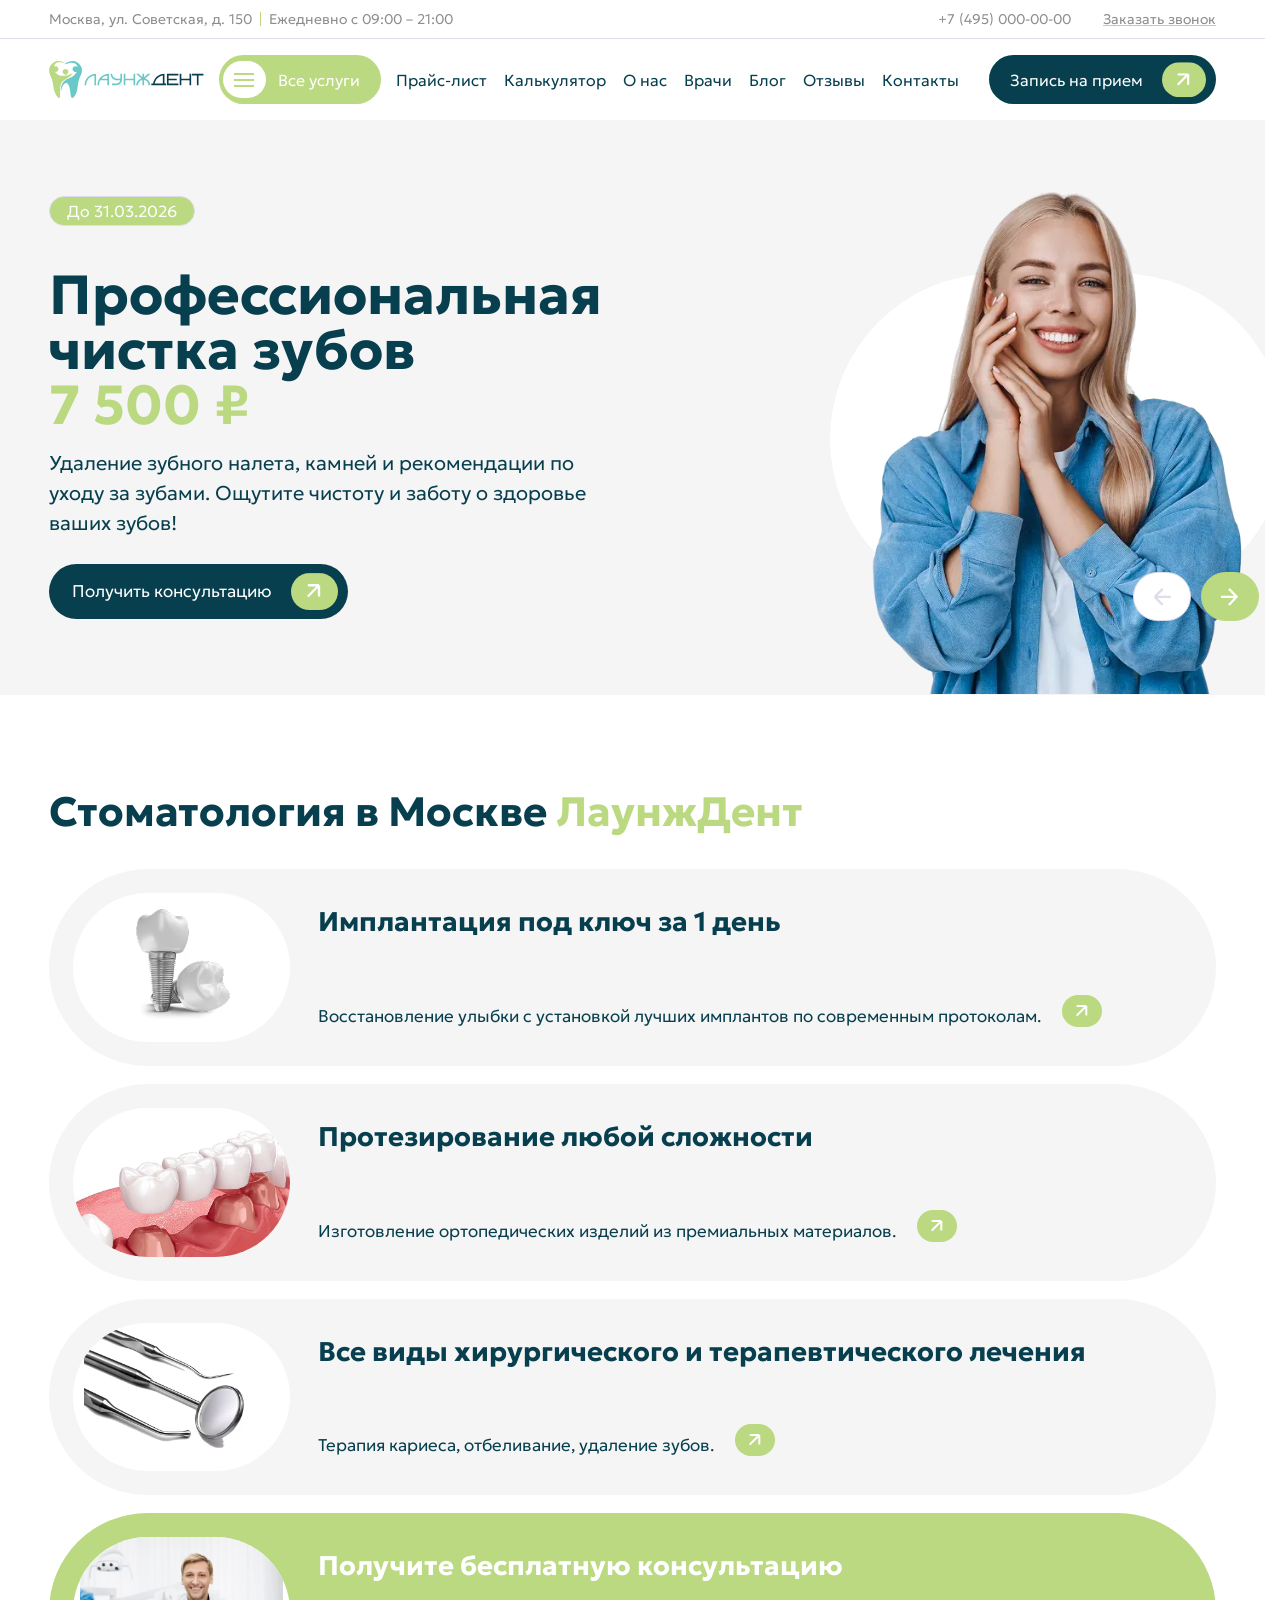
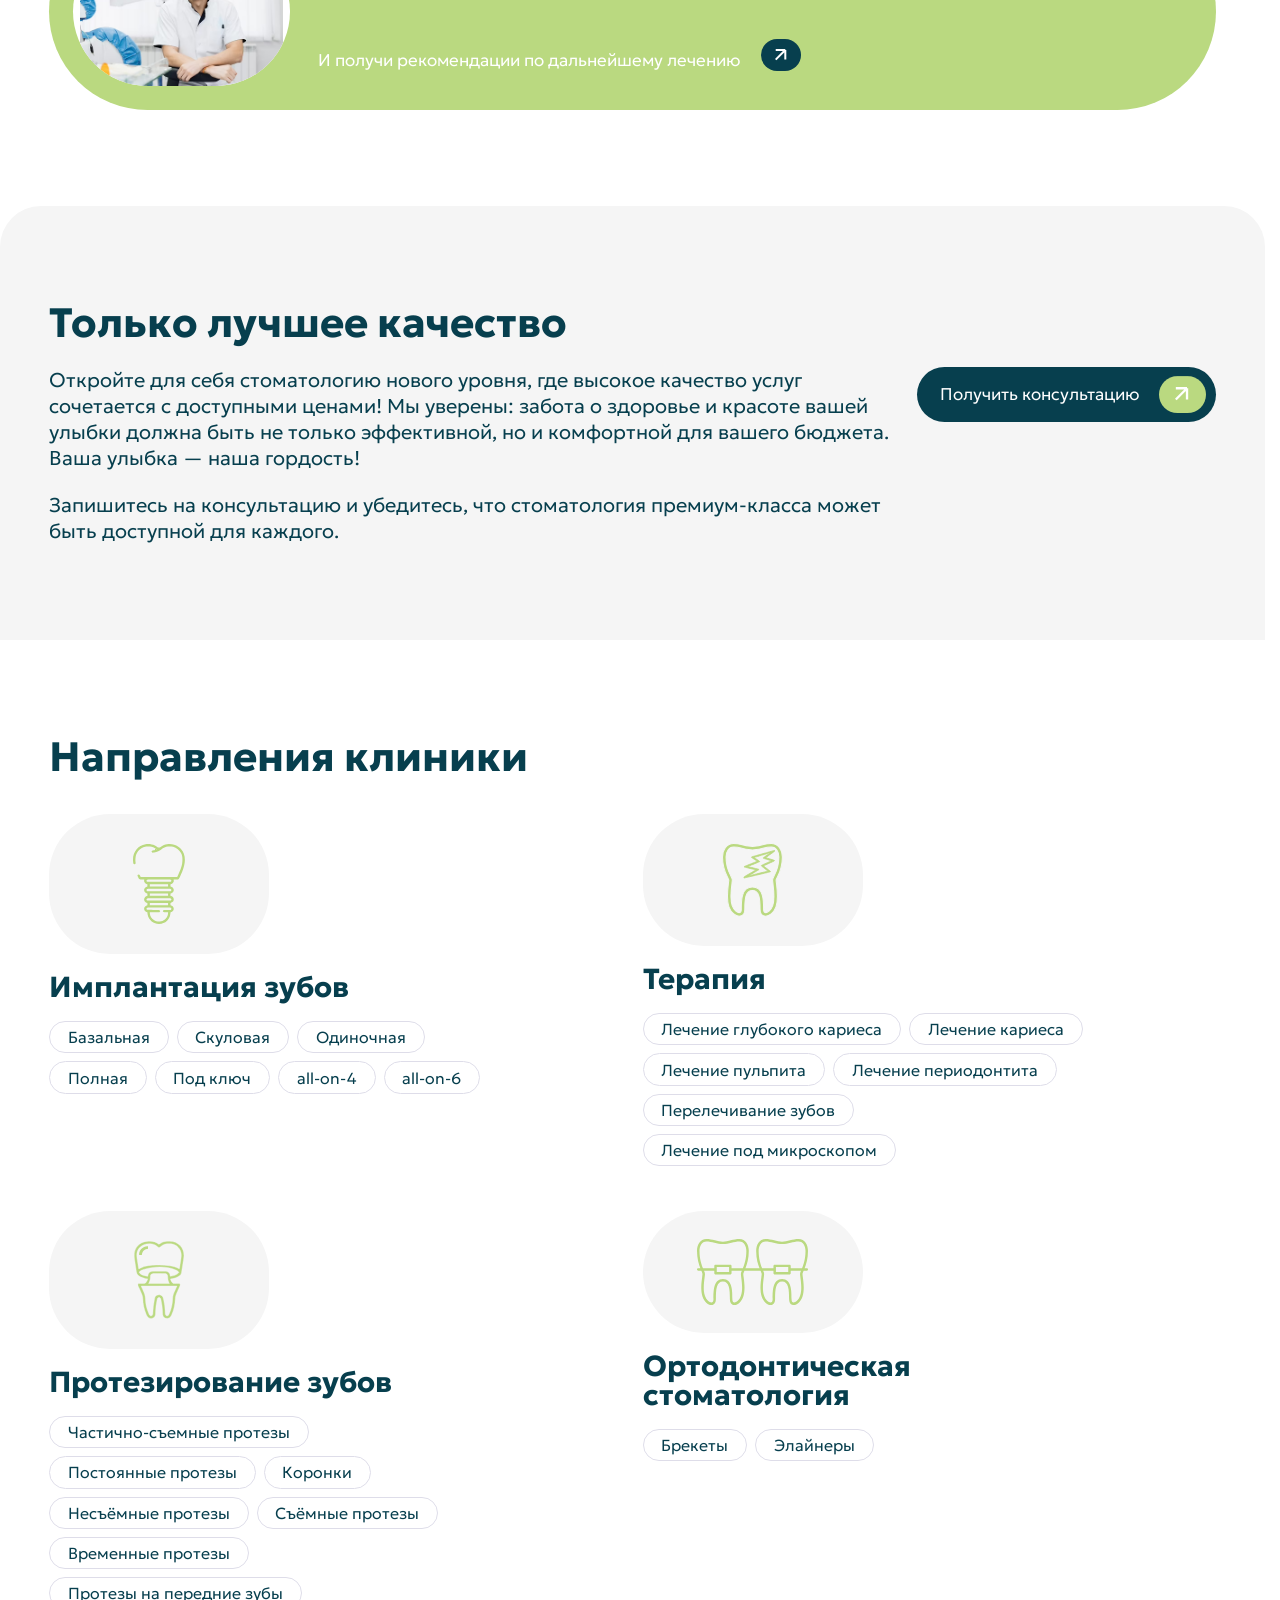
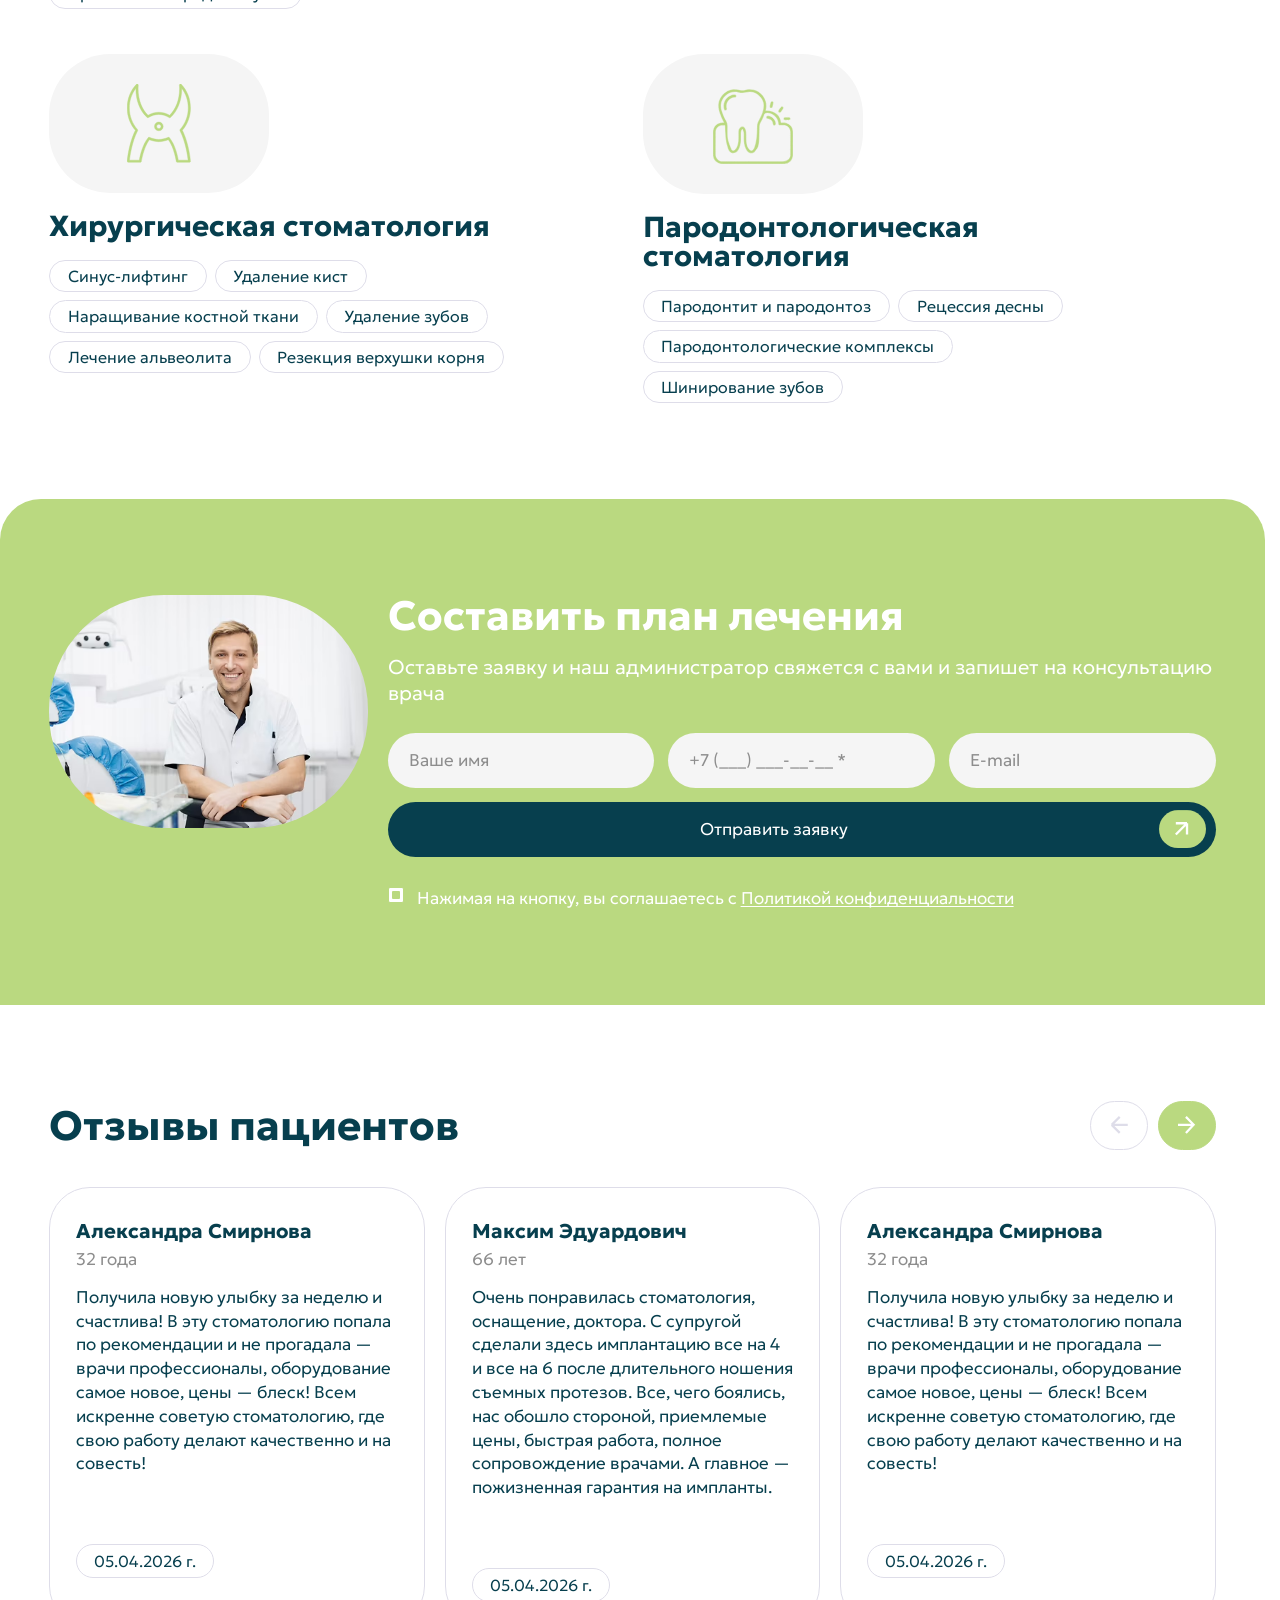
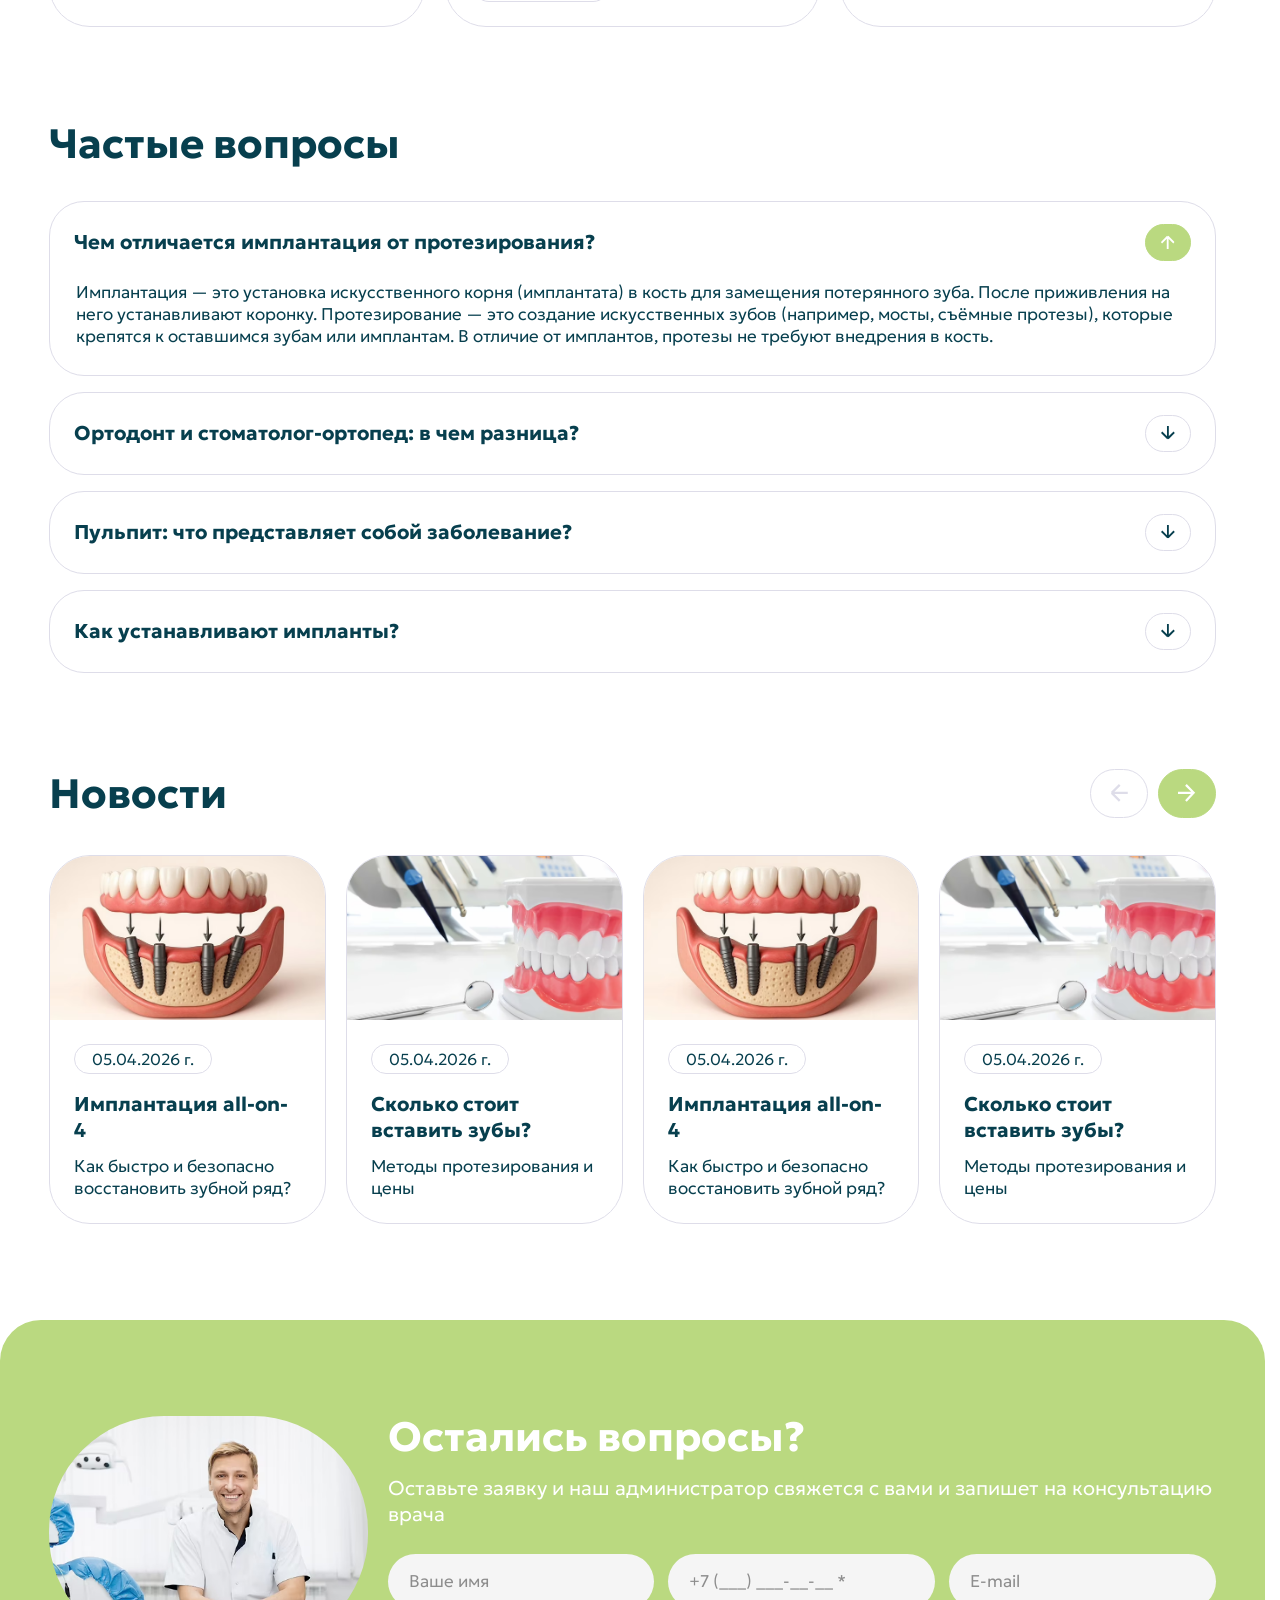
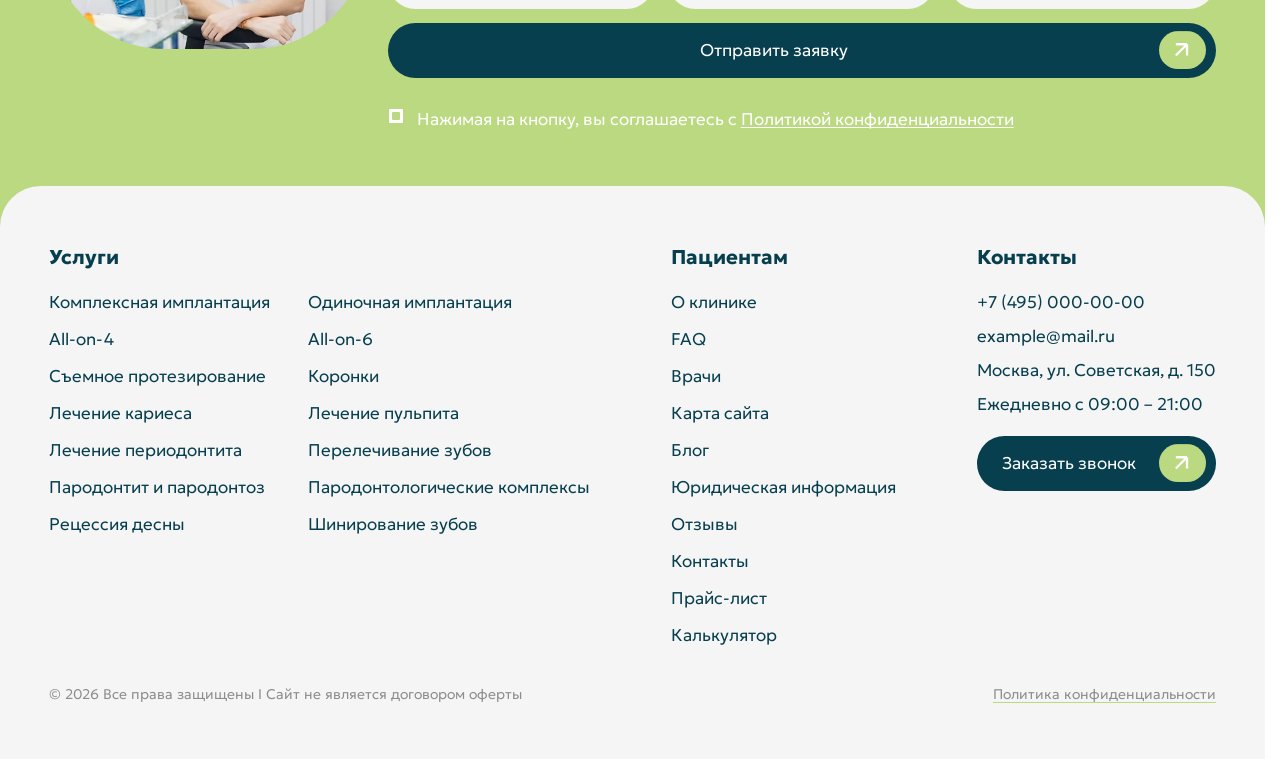
<file: loungedent/index.html>
<!DOCTYPE html>
<html lang="ru">

<head>
  <meta charset="UTF-8">
  <meta name="viewport" content="width=device-width, initial-scale=1.0">

  <!-- Favicon  -->
  <link rel="apple-touch-icon" sizes="180x180" href="assets/img/favicon/apple-touch-icon.webp">
  <link rel="icon" type="image/webp" sizes="32x32" href="assets/img/favicon/favicon.svg">
  <meta name="theme-color" content="#ffffff">

  <!-- Шрифты -->
  <link rel="preload" href="assets/css/fonts.css" as="style" onload="this.rel='stylesheet'">

  <!-- Библиотеки -->
  <link rel="preload" href="assets/css/vendor.css" as="style" onload="this.rel='stylesheet'">

  <!-- Общие стили -->

  <link rel="stylesheet" href="assets/css/style.css">

  <!-- Индексация -->
  <meta name="robots" content="noindex, nofollow">
  <title>ЛаунжДент</title>

</head>

<body id="home" class="home">
  <div class="wrapper">
    <main class="main">

      <header class="header">
        <div class="header-fixed">
          <div class="header__top-wrapper">
            <div class="container">
              <div class="header__top" data-da=".header__mobile,767,2">
                <div class="header__left">
                  <div class="header__address">Москва, ул. Советская, д. 150</div>
                  <div class="header__time">Ежедневно с 09:00 – 21:00</div>
                </div>
                <div class="header__right">
                  <a href="tel:+74950000000" class="hover-active header__tel">+7 (495) 000-00-00</a>
                  <button class="link" type="button" data-modal="modal-call">Заказать звонок</button>
                </div>
              </div>
            </div>
          </div>
          <div class="header__bottom-wrapper">
            <div class="container">
              <div class="header__bottom">
                <a href="/" class="logo header__logo">
                  <img src="assets/img/logo.svg" width="248" height="60" alt="" loading="lazy" decoding="async">
                </a>
                <button class="header__button" type="button" aria-expanded="false" aria-controls="services-menu" data-da=".header__mobile,991,0">
                  <span class="menu-link">
                    <span class="menu-lines"></span>
                  </span>
                  <span>Все услуги</span>
                </button>
                <div class="services header__services" id="services-menu" hidden>
                  <div class="services__wrapper">

                    <div class="services__item">

                      <div class="services__item-img-wrapper">
                        <img src="assets/img/services/1.svg" class="services__item-img" width="64" height="100" alt="" loading="lazy" decoding="async">
                      </div>
                      <a href="javascript:void(0)" class="services__item-title">Имплантация зубов</a>
                      <ul class="services__item-tags">
                        <li><a href="javascript:void(0)">Базальная</a></li>
                        <li><a href="javascript:void(0)">Скуловая</a></li>
                        <li><a href="javascript:void(0)">Одиночная</a></li>
                        <li><a href="javascript:void(0)">Полная</a></li>
                        <li><a href="javascript:void(0)">Под ключ</a></li>
                        <li><a href="javascript:void(0)">all-on-4</a></li>
                        <li><a href="javascript:void(0)">all-on-6</a></li>
                      </ul>
                    </div>

                    <div class="services__item">

                      <div class="services__item-img-wrapper">
                        <img src="assets/img/services/2.svg" class="services__item-img" width="76" height="92" alt="" loading="lazy" decoding="async">
                      </div>
                      <a href="javascript:void(0)" class="services__item-title">Терапия</a>
                      <ul class="services__item-tags">
                        <li><a href="javascript:void(0)">Лечение глубокого кариеса</a></li>
                        <li><a href="javascript:void(0)">Лечение кариеса</a></li>
                        <li><a href="javascript:void(0)">Лечение пульпита</a></li>
                        <li><a href="javascript:void(0)">Лечение периодонтита</a></li>
                        <li><a href="javascript:void(0)">Перелечивание зубов</a></li>
                        <li><a href="javascript:void(0)">Лечение под микроскопом</a></li>
                      </ul>
                    </div>

                    <div class="services__item">

                      <div class="services__item-img-wrapper">
                        <img src="assets/img/services/3.svg" class="services__item-img" width="64" height="98" alt="" loading="lazy" decoding="async">
                      </div>
                      <a href="javascript:void(0)" class="services__item-title">Протезирование зубов</a>
                      <ul class="services__item-tags">
                        <li><a href="javascript:void(0)">Частично-съемные протезы</a></li>
                        <li><a href="javascript:void(0)">Постоянные протезы</a></li>
                        <li><a href="javascript:void(0)">Коронки</a></li>
                        <li><a href="javascript:void(0)">Несъёмные протезы</a></li>
                        <li><a href="javascript:void(0)">Съёмные протезы</a></li>
                        <li><a href="javascript:void(0)">Временные протезы</a></li>
                        <li><a href="javascript:void(0)">Протезы на передние зубы</a></li>
                      </ul>
                    </div>

                    <div class="services__item">

                      <div class="services__item-img-wrapper">
                        <img src="assets/img/services/4.svg" class="services__item-img" width="130" height="77" alt="" loading="lazy" decoding="async">
                      </div>
                      <a href="javascript:void(0)" class="services__item-title">Ортодонтическая стоматология</a>
                      <ul class="services__item-tags">
                        <li><a href="javascript:void(0)">Брекеты</a></li>
                        <li><a href="javascript:void(0)">Элайнеры</a></li>
                      </ul>
                    </div>

                    <div class="services__item">

                      <div class="services__item-img-wrapper">
                        <img src="assets/img/services/5.svg" class="services__item-img" width="80" height="99" alt="" loading="lazy" decoding="async">
                      </div>
                      <a href="javascript:void(0)" class="services__item-title">Хирургическая стоматология</a>
                      <ul class="services__item-tags">
                        <li><a href="javascript:void(0)">Синус-лифтинг</a></li>
                        <li><a href="javascript:void(0)">Удаление кист</a></li>
                        <li><a href="javascript:void(0)">Наращивание костной ткани</a></li>
                        <li><a href="javascript:void(0)">Удаление зубов</a></li>
                        <li><a href="javascript:void(0)">Лечение альвеолита</a></li>
                        <li><a href="javascript:void(0)">Резекция верхушки корня</a></li>
                      </ul>
                    </div>

                    <div class="services__item">

                      <div class="services__item-img-wrapper">
                        <img src="assets/img/services/6.svg" class="services__item-img" width="100" height="100" alt="" loading="lazy" decoding="async">
                      </div>
                      <a href="javascript:void(0)" class="services__item-title">Пародонтологическая стоматология</a>
                      <ul class="services__item-tags">
                        <li><a href="javascript:void(0)">Пародонтит и пародонтоз</a></li>
                        <li><a href="javascript:void(0)">Рецессия десны</a></li>
                        <li><a href="javascript:void(0)">Пародонтологические комплексы</a></li>
                        <li><a href="javascript:void(0)">Шинирование зубов</a></li>
                      </ul>
                    </div>
                  </div>

                </div>
                <div class="header__mobile">
                  <nav class="nav header__nav">
                    <ul class="menu header__menu">
                      <li><a href="javascript:void(0)">Прайс-лист</a></li>
                      <li><a href="javascript:void(0)">Калькулятор</a></li>
                      <li><a href="#about">О нас</a></li>
                      <li><a href="javascript:void(0)">Врачи</a></li>
                      <li><a href="#news">Блог</a></li>
                      <li><a href="#feedback">Отзывы</a></li>
                      <li><a href="javascript:void(0)">Контакты</a></li>
                    </ul>
                  </nav>
                </div>
                <button class="button button_small header__callback" type="button" data-modal="modal-call">Запись на прием</button>
                <button class="menu-link header__burger">
                  <span class="menu-lines"></span>
                </button>
              </div>
            </div>
          </div>
        </div>
      </header>

      <!-- Баннер -->
      <div class="header-main">
        <div class="container">
          <div class="slider header-main__slider">
            <div class="swiper header-main-container">
              <div class="swiper-wrapper">

                <div class="swiper-slide">
                  <div class="header-main__item">
                    <div class="header-main__wrapper">
                      <div class="tag tag_accent header-main__tag">До 31.03.2026</div>
                      <h1 class="title header-main__title">
                        Профессиональная чистка зубов <br>
                        <span> 7 500 ₽</span>
                      </h1>
                      <div class="header-main__text">
                        Удаление зубного налета, камней и рекомендации по уходу за зубами. Ощутите чистоту и заботу о здоровье ваших зубов!
                      </div>
                      <button class="button" type="button" data-modal="modal-call">Получить консультацию</button>
                    </div>
                    <div class="header-main__right">
                      <picture class="">
                        <source srcset="assets/img/default.webp" media="(max-width: 991px)">
                        <img src="assets/img/header/1.webp" class="header-main__img" width="441" height="597" alt="" loading="eager" fetchpriority="high" decoding="async">
                      </picture>
                    </div>
                  </div>
                </div>

                <div class="swiper-slide">
                  <div class="header-main__item">
                    <div class="header-main__wrapper">
                      <div class="tag tag_accent header-main__tag">До 31.03.2026</div>
                      <h1 class="title header-main__title">
                        Профессиональная чистка зубов <br>
                        <span> 7 500 ₽</span>
                      </h1>
                      <div class="header-main__text">
                        Удаление зубного налета, камней и рекомендации по уходу за зубами. Ощутите чистоту и заботу о здоровье ваших зубов!
                      </div>
                      <button class="button" type="button" data-modal="modal-call">Получить консультацию</button>
                    </div>
                    <div class="header-main__right">
                      <picture class="">
                        <source srcset="assets/img/default.webp" media="(max-width: 991px)">
                        <img src="assets/img/header/1.webp" class="header-main__img" width="441" height="597" alt="" loading="eager" fetchpriority="high" decoding="async">
                      </picture>
                    </div>
                  </div>
                </div>

              </div>
              <div class="swiper-pagination slider__pagination header-main__pagination show-md"></div>
              <div class="swiper-navigation slider__navigation header-main__navigation hide-md">
                <button class="slider__arrow slider__prev header-main__prev header-main__arrow" type="button">
                  <svg class="prev-icon" aria-hidden="true">
                    <use xlink:href="assets/img/sprite-a3e3c1f6bb.svg#prev"></use>
                  </svg>
                </button>
                <button class="slider__arrow slider__next header-main__next header-main__arrow" type="button">
                  <svg class="next-icon" aria-hidden="true">
                    <use xlink:href="assets/img/sprite-a3e3c1f6bb.svg#next"></use>
                  </svg>
                </button>
              </div>
            </div>
          </div>
        </div>
      </div>

      <!-- Преимущества -->
      <section id="features" class="section features">
        <div class="container">
          <div class="section__top">
            <h2 class="title-2">Стоматология в Москве <span>ЛаунжДент</span></h2>
          </div>
          <div class="features__wrapper">
            <div class="wow fadeIn features__item" data-wow-delay='.2s'>
              <div class="features__item-left">
                <picture>
                  <source srcset="assets/img/features/1.avif" type="image/avif">
                  <img src="assets/img/features/1.webp" class="features__item-img" width="198" height="242" alt="" loading="eager" decoding="async" fetchpriority="high">
                </picture>
              </div>
              <div class="features__item-right">
                <a href="javascript:void(0)" class="title-3 features__item-title">Имплантация под ключ за 1 день</a>
                <p class="features__item-text">Восстановление улыбки с установкой лучших имплантов по современным протоколам.</p>
              </div>
            </div>
            <div class="wow fadeIn features__item" data-wow-delay='.3s'>
              <div class="features__item-left">
                <picture>
                  <source srcset="assets/img/features/2.avif" type="image/avif">
                  <img src="assets/img/features/2.webp" class="features__item-img" width="198" height="242" alt="" loading="lazy" decoding="async">
                </picture>
              </div>
              <div class="features__item-right">
                <a href="javascript:void(0)" class="title-3 features__item-title">Протезирование любой сложности</a>
                <p class="features__item-text">Изготовление ортопедических изделий из премиальных материалов.</p>
              </div>
            </div>
            <div class="wow fadeIn features__item" data-wow-delay='.4s'>
              <div class="features__item-left">
                <picture>
                  <source srcset="assets/img/features/3.avif" type="image/avif">
                  <img src="assets/img/features/3.webp" class="features__item-img" width="198" height="242" alt="" loading="lazy" decoding="async">
                </picture>
              </div>
              <div class="features__item-right">
                <a href="javascript:void(0)" class="title-3 features__item-title">Все виды хирургического и терапевтического лечения</a>
                <p class="features__item-text">Терапия кариеса, отбеливание, удаление зубов.</p>
              </div>
            </div>
            <div class="wow fadeIn features__item features__item_accent" data-wow-delay='.5s'>
              <div class="features__item-left">
                <picture>
                  <source srcset="assets/img/features/4.avif" type="image/avif">
                  <img src="assets/img/features/4.webp" class="features__item-img" width="198" height="242" alt="" loading="lazy" decoding="async">
                </picture>
              </div>
              <div class="features__item-right">
                <a href="javascript:void(0)" class="title-3 features__item-title">Получите бесплатную консультацию</a>
                <p class="features__item-text">И получи рекомендации по дальнейшему лечению</p>
              </div>
            </div>
          </div>
        </div>
      </section>

      <!-- О компании -->
      <section id="about" class="section section_gray about">
        <div class="container">
          <h2 class="title-2 about__title">Только лучшее качество</h2>
          <div class="about__row">
            <div class="about__text">
              <p>Откройте для себя стоматологию нового уровня, где высокое качество услуг сочетается с доступными ценами! Мы уверены: забота о здоровье и красоте вашей улыбки должна быть не только эффективной, но и комфортной для вашего бюджета. Ваша улыбка — наша гордость!
              </p>

              <p>Запишитесь на консультацию и убедитесь, что стоматология премиум-класса может быть доступной для каждого.</p>
            </div>
            <button class="button" type="button" data-modal="modal-call">Получить консультацию</button>
          </div>
          <!-- <div class="about__wrapper">
			<div class="about__items">
				<div class="about__item">
					<div class="about__item-number">
						<span data-digits-counter>15</span> лет
					</div>
					<p class="about__item-title">средний стаж наших <br> врачей</p>
				</div>
				<div class="about__item">
					<div class="about__item-number">
						<span data-digits-counter>16 000</span>
					</div>
					<p class="about__item-title">человек получили <br> красивую улыбку</p>
				</div>
				<div class="about__item">
					<div class="about__item-number about__item-number_accent">
						<span data-digits-counter>80 000</span>
					</div>
					<p class="about__item-title">имплантов установили <br> к 2025 году</p>
				</div>
			</div>
			<picture>
  <source srcset="assets/img/about/1.avif" type="image/avif">
  <img src="assets/img/about/1.webp" class="about__img" width="317" height="370" alt="" loading="lazy" decoding="async">
</picture>
		</div> -->
        </div>
      </section>

      <!-- Направления -->
      <section class="section services">
        <div class="container">
          <div class="section__top">
            <h2 class="title-2">Направления клиники</h2>
          </div>
          <div class="services__wrapper">

            <div class="wow fadeInUp services__item" data-wow-delay='.2s'>

              <div class="services__item-img-wrapper">
                <img src="assets/img/services/1.svg" class="services__item-img" width="64" height="100" alt="" loading="lazy" decoding="async">
              </div>
              <a href="javascript:void(0)" class="services__item-title">Имплантация зубов</a>
              <ul class="services__item-tags">
                <li><a href="javascript:void(0)">Базальная</a></li>
                <li><a href="javascript:void(0)">Скуловая</a></li>
                <li><a href="javascript:void(0)">Одиночная</a></li>
                <li><a href="javascript:void(0)">Полная</a></li>
                <li><a href="javascript:void(0)">Под ключ</a></li>
                <li><a href="javascript:void(0)">all-on-4</a></li>
                <li><a href="javascript:void(0)">all-on-6</a></li>
              </ul>
            </div>

            <div class="wow fadeInUp services__item" data-wow-delay='.3s'>

              <div class="services__item-img-wrapper">
                <img src="assets/img/services/2.svg" class="services__item-img" width="76" height="92" alt="" loading="lazy" decoding="async">
              </div>
              <a href="javascript:void(0)" class="services__item-title">Терапия</a>
              <ul class="services__item-tags">
                <li><a href="javascript:void(0)">Лечение глубокого кариеса</a></li>
                <li><a href="javascript:void(0)">Лечение кариеса</a></li>
                <li><a href="javascript:void(0)">Лечение пульпита</a></li>
                <li><a href="javascript:void(0)">Лечение периодонтита</a></li>
                <li><a href="javascript:void(0)">Перелечивание зубов</a></li>
                <li><a href="javascript:void(0)">Лечение под микроскопом</a></li>
              </ul>
            </div>

            <div class="wow fadeInUp services__item" data-wow-delay='.2s'>

              <div class="services__item-img-wrapper">
                <img src="assets/img/services/3.svg" class="services__item-img" width="64" height="98" alt="" loading="lazy" decoding="async">
              </div>
              <a href="javascript:void(0)" class="services__item-title">Протезирование зубов</a>
              <ul class="services__item-tags">
                <li><a href="javascript:void(0)">Частично-съемные протезы</a></li>
                <li><a href="javascript:void(0)">Постоянные протезы</a></li>
                <li><a href="javascript:void(0)">Коронки</a></li>
                <li><a href="javascript:void(0)">Несъёмные протезы</a></li>
                <li><a href="javascript:void(0)">Съёмные протезы</a></li>
                <li><a href="javascript:void(0)">Временные протезы</a></li>
                <li><a href="javascript:void(0)">Протезы на передние зубы</a></li>
              </ul>
            </div>

            <div class="wow fadeInUp services__item" data-wow-delay='.3s'>

              <div class="services__item-img-wrapper">
                <img src="assets/img/services/4.svg" class="services__item-img" width="130" height="77" alt="" loading="lazy" decoding="async">
              </div>
              <a href="javascript:void(0)" class="services__item-title">Ортодонтическая стоматология</a>
              <ul class="services__item-tags">
                <li><a href="javascript:void(0)">Брекеты</a></li>
                <li><a href="javascript:void(0)">Элайнеры</a></li>
              </ul>
            </div>

            <div class="wow fadeInUp services__item" data-wow-delay='.2s'>

              <div class="services__item-img-wrapper">
                <img src="assets/img/services/5.svg" class="services__item-img" width="80" height="99" alt="" loading="lazy" decoding="async">
              </div>
              <a href="javascript:void(0)" class="services__item-title">Хирургическая стоматология</a>
              <ul class="services__item-tags">
                <li><a href="javascript:void(0)">Синус-лифтинг</a></li>
                <li><a href="javascript:void(0)">Удаление кист</a></li>
                <li><a href="javascript:void(0)">Наращивание костной ткани</a></li>
                <li><a href="javascript:void(0)">Удаление зубов</a></li>
                <li><a href="javascript:void(0)">Лечение альвеолита</a></li>
                <li><a href="javascript:void(0)">Резекция верхушки корня</a></li>
              </ul>
            </div>

            <div class="wow fadeInUp services__item" data-wow-delay='.3s'>

              <div class="services__item-img-wrapper">
                <img src="assets/img/services/6.svg" class="services__item-img" width="100" height="100" alt="" loading="lazy" decoding="async">
              </div>
              <a href="javascript:void(0)" class="services__item-title">Пародонтологическая стоматология</a>
              <ul class="services__item-tags">
                <li><a href="javascript:void(0)">Пародонтит и пародонтоз</a></li>
                <li><a href="javascript:void(0)">Рецессия десны</a></li>
                <li><a href="javascript:void(0)">Пародонтологические комплексы</a></li>
                <li><a href="javascript:void(0)">Шинирование зубов</a></li>
              </ul>
            </div>
          </div>

        </div>
      </section>

      <!-- Форма -->
      <div class="section section_accent callback">
        <div class="container">
          <div class="callback__wrapper">
            <picture>
              <source srcset="assets/img/features/4-575.avif" type="image/avif" media="(max-width: 575px)">
              <source srcset="assets/img/features/4-575.webp" type="image/webp" media="(max-width: 575px)">
              <source srcset="assets/img/features/4.avif" type="image/avif">
              <img src="assets/img/features/4.webp" class="callback__img" width="450" height="330" alt="" loading="lazy" decoding="async">
            </picture>
            <div class="callback__right">
              <h2 class="title-2 callback__title">Составить план лечения</h2>
              <div class="callback__subtitle">Оставьте заявку и наш администратор свяжется с вами и запишет на консультацию врача</div>
              <div class="form callback__form">
                <form>
                  <div class="form__fields">
                    <input class="input" type="text" name="name" placeholder="Ваше имя">
                    <input class="input" type="tel" name="phone" placeholder="+7 (___) ___-__-__ *" required>
                    <input class="input" type="email" name="email" placeholder="E-mail" required>
                  </div>
                  <button class="button submit">Отправить заявку</button>
                  <label class="checkbox">
                    <input class="checkbox__input" type="checkbox" required checked>
                    <span class="checkbox__text">Нажимая на кнопку, вы соглашаетесь с <a href="javascript:void(0)" class="underline">Политикой конфиденциальности</a></span>
                  </label>
                </form>
              </div>
            </div>
          </div>
        </div>
      </div>

      <!-- Отзывы -->
      <section id="feedback" class="section slider feedback">
        <div class="container">
          <div class="section__top slider__top">
            <h2 class="title-2">Отзывы пациентов</h2>
            <div class="swiper-navigation slider__navigation feedback__navigation">
              <button class="slider__arrow slider__prev feedback__prev feedback__arrow" type="button">
                <svg class="prev-icon" aria-hidden="true">
                  <use xlink:href="assets/img/sprite-a3e3c1f6bb.svg#prev"></use>
                </svg>
              </button>
              <button class="slider__arrow slider__next feedback__next feedback__arrow" type="button">
                <svg class="next-icon" aria-hidden="true">
                  <use xlink:href="assets/img/sprite-a3e3c1f6bb.svg#next"></use>
                </svg>
              </button>
            </div>
          </div>
          <div class="swiper feedback-container">
            <div class="swiper-wrapper">

              <div class="swiper-slide">
                <div class="hover-translate feedback__item" itemscope itemtype="https://schema.org/Review">
                  <div class="feedback__item-author" itemprop="author" itemscope itemtype="https://schema.org/Person">
                    <span class="feedback__item-name" itemprop="name">Александра Смирнова</span>
                    <span class="feedback__item-age">32 года</span>
                  </div>
                  <div class="feedback__item-text" itemprop="reviewBody">
                    Получила новую улыбку за неделю и счастлива! В эту стоматологию попала по рекомендации и не прогадала — врачи профессионалы, оборудование самое новое, цены — блеск! Всем искренне советую стоматологию, где свою работу делают качественно и на совесть!
                  </div>
                  <div itemprop="itemReviewed" itemscope itemtype="https://schema.org/Dentist">
                    <meta itemprop="name" content="Название стоматологии">
                  </div>
                  <time class="tag" itemprop="datePublished" datetime="2026-04-05">
                    05.04.2026 г.
                  </time>
                </div>
              </div>
              <div class="swiper-slide">
                <div class="hover-translate feedback__item" itemscope itemtype="https://schema.org/Review">
                  <div class="feedback__item-author" itemprop="author" itemscope itemtype="https://schema.org/Person">
                    <span class="feedback__item-name" itemprop="name">Максим Эдуардович</span>
                    <span class="feedback__item-age" itemprop="age" content="66">66 лет</span>
                  </div>
                  <div class="feedback__item-text" itemprop="reviewBody">
                    Очень понравилась стоматология, оснащение, доктора. С супругой сделали здесь имплантацию все на 4 и все на 6 после длительного ношения съемных протезов. Все, чего боялись, нас обошло стороной, приемлемые цены, быстрая работа, полное сопровождение врачами. А главное — пожизненная гарантия на импланты.
                  </div>
                  <div itemprop="itemReviewed" itemscope itemtype="https://schema.org/Dentist">
                    <meta itemprop="name" content="Название стоматологии">
                  </div>
                  <time class="tag" itemprop="datePublished" datetime="2026-04-05">
                    05.04.2026 г.
                  </time>
                </div>
              </div>
              <div class="swiper-slide">
                <div class="hover-translate feedback__item" itemscope itemtype="https://schema.org/Review">
                  <div class="feedback__item-author" itemprop="author" itemscope itemtype="https://schema.org/Person">
                    <span class="feedback__item-name" itemprop="name">Александра Смирнова</span>
                    <span class="feedback__item-age">32 года</span>
                  </div>
                  <div class="feedback__item-text" itemprop="reviewBody">
                    Получила новую улыбку за неделю и счастлива! В эту стоматологию попала по рекомендации и не прогадала — врачи профессионалы, оборудование самое новое, цены — блеск! Всем искренне советую стоматологию, где свою работу делают качественно и на совесть!
                  </div>
                  <div itemprop="itemReviewed" itemscope itemtype="https://schema.org/Dentist">
                    <meta itemprop="name" content="Название стоматологии">
                  </div>
                  <time class="tag" itemprop="datePublished" datetime="2026-04-05">
                    05.04.2026 г.
                  </time>
                </div>
              </div>
              <div class="swiper-slide">
                <div class="hover-translate feedback__item" itemscope itemtype="https://schema.org/Review">
                  <div class="feedback__item-author" itemprop="author" itemscope itemtype="https://schema.org/Person">
                    <span class="feedback__item-name" itemprop="name">Максим Эдуардович</span>
                    <span class="feedback__item-age" itemprop="age" content="66">66 лет</span>
                  </div>
                  <div class="feedback__item-text" itemprop="reviewBody">
                    Очень понравилась стоматология, оснащение, доктора. С супругой сделали здесь имплантацию все на 4 и все на 6 после длительного ношения съемных протезов. Все, чего боялись, нас обошло стороной, приемлемые цены, быстрая работа, полное сопровождение врачами. А главное — пожизненная гарантия на импланты.
                  </div>
                  <div itemprop="itemReviewed" itemscope itemtype="https://schema.org/Dentist">
                    <meta itemprop="name" content="Название стоматологии">
                  </div>
                  <time class="tag" itemprop="datePublished" datetime="2026-04-05">
                    05.04.2026 г.
                  </time>
                </div>
              </div>
              <div class="swiper-slide">
                <div class="hover-translate feedback__item" itemscope itemtype="https://schema.org/Review">
                  <div class="feedback__item-author" itemprop="author" itemscope itemtype="https://schema.org/Person">
                    <span class="feedback__item-name" itemprop="name">Александра Смирнова</span>
                    <span class="feedback__item-age">32 года</span>
                  </div>
                  <div class="feedback__item-text" itemprop="reviewBody">
                    Получила новую улыбку за неделю и счастлива! В эту стоматологию попала по рекомендации и не прогадала — врачи профессионалы, оборудование самое новое, цены — блеск! Всем искренне советую стоматологию, где свою работу делают качественно и на совесть!
                  </div>
                  <div itemprop="itemReviewed" itemscope itemtype="https://schema.org/Dentist">
                    <meta itemprop="name" content="Название стоматологии">
                  </div>
                  <time class="tag" itemprop="datePublished" datetime="2026-04-05">
                    05.04.2026 г.
                  </time>
                </div>
              </div>
              <div class="swiper-slide">
                <div class="hover-translate feedback__item" itemscope itemtype="https://schema.org/Review">
                  <div class="feedback__item-author" itemprop="author" itemscope itemtype="https://schema.org/Person">
                    <span class="feedback__item-name" itemprop="name">Максим Эдуардович</span>
                    <span class="feedback__item-age" itemprop="age" content="66">66 лет</span>
                  </div>
                  <div class="feedback__item-text" itemprop="reviewBody">
                    Очень понравилась стоматология, оснащение, доктора. С супругой сделали здесь имплантацию все на 4 и все на 6 после длительного ношения съемных протезов. Все, чего боялись, нас обошло стороной, приемлемые цены, быстрая работа, полное сопровождение врачами. А главное — пожизненная гарантия на импланты.
                  </div>
                  <div itemprop="itemReviewed" itemscope itemtype="https://schema.org/Dentist">
                    <meta itemprop="name" content="Название стоматологии">
                  </div>
                  <time class="tag" itemprop="datePublished" datetime="2026-04-05">
                    05.04.2026 г.
                  </time>
                </div>
              </div>

            </div>
          </div>
          <div class="swiper-pagination slider__pagination feedback__pagination show-md"></div>
        </div>
      </section>

      <!-- Частые вопросы -->
      <section class="section faq">
        <div class="container">
          <div class="section__top">
            <h2 class="title-2">Частые вопросы</h2>
          </div>
          <div class="faq__wrapper" data-spollers data-one-spoller>
            <div class="faq__item" data-spoller data-open>
              <button class="faq__item-title" type="button" data-spoller-title>
                Чем отличается имплантация от протезирования?
                <span class="faq__item-button"></span>
              </button>
              <div class="faq__item-content" data-spoller-content>
                <div class="faq__item-text">Имплантация — это установка искусственного корня (имплантата) в кость для замещения потерянного зуба. После приживления на него устанавливают коронку. Протезирование — это создание искусственных зубов (например, мосты, съёмные протезы), которые крепятся к оставшимся зубам или имплантам. В отличие от имплантов, протезы не требуют внедрения в кость.</div>
              </div>
            </div>
            <div class="faq__item" data-spoller>
              <button class="faq__item-title" type="button" data-spoller-title>
                Ортодонт и стоматолог-ортопед: в чем разница?
                <span class="faq__item-button"></span>
              </button>
              <div class="faq__item-content" data-spoller-content>
                <div class="faq__item-text">Имплантация — это установка искусственного корня (имплантата) в кость для замещения потерянного зуба. После приживления на него устанавливают коронку. Протезирование — это создание искусственных зубов (например, мосты, съёмные протезы), которые крепятся к оставшимся зубам или имплантам. В отличие от имплантов, протезы не требуют внедрения в кость.</div>
              </div>
            </div>
            <div class="faq__item" data-spoller>
              <button class="faq__item-title" type="button" data-spoller-title>
                Пульпит: что представляет собой заболевание?
                <span class="faq__item-button"></span>
              </button>
              <div class="faq__item-content" data-spoller-content>
                <div class="faq__item-text">Имплантация — это установка искусственного корня (имплантата) в кость для замещения потерянного зуба. После приживления на него устанавливают коронку. Протезирование — это создание искусственных зубов (например, мосты, съёмные протезы), которые крепятся к оставшимся зубам или имплантам. В отличие от имплантов, протезы не требуют внедрения в кость.</div>
              </div>
            </div>
            <div class="faq__item" data-spoller>
              <button class="faq__item-title" type="button" data-spoller-title>
                Как устанавливают импланты?
                <span class="faq__item-button"></span>
              </button>
              <div class="faq__item-content" data-spoller-content>
                <div class="faq__item-text">Имплантация — это установка искусственного корня (имплантата) в кость для замещения потерянного зуба. После приживления на него устанавливают коронку. Протезирование — это создание искусственных зубов (например, мосты, съёмные протезы), которые крепятся к оставшимся зубам или имплантам. В отличие от имплантов, протезы не требуют внедрения в кость.</div>
              </div>
            </div>
          </div>
        </div>
      </section>

      <!-- Новости -->
      <section id="news" class="section slider news">
        <div class="container">
          <div class="section__top slider__top">
            <h2 class="title-2">Новости</h2>
            <div class="swiper-navigation slider__navigation news__navigation">
              <button class="slider__arrow slider__prev news__prev news__arrow" type="button">
                <svg class="prev-icon" aria-hidden="true">
                  <use xlink:href="assets/img/sprite-a3e3c1f6bb.svg#prev"></use>
                </svg>
              </button>
              <button class="slider__arrow slider__next news__next news__arrow" type="button">
                <svg class="next-icon" aria-hidden="true">
                  <use xlink:href="assets/img/sprite-a3e3c1f6bb.svg#next"></use>
                </svg>
              </button>
            </div>
          </div>
          <div class="swiper news-container">
            <div class="swiper-wrapper">

              <div class="swiper-slide">
                <article class="news__item">
                  <a href="javascript:void(0)" class="news__item-link">
                    <picture>
                      <source srcset="assets/img/news/1.avif" type="image/avif">
                      <img src="assets/img/news/1.webp" class="news__item-img" width="420" height="250" alt="" loading="lazy" decoding="async">
                    </picture>
                  </a>
                  <span class="news__item-content">
                    <time class="tag news__item-date" datetime="2026-04-05">05.04.2026 г.</time>
                    <a href="javascript:void(0)" class="hover-active news__item-title">Имплантация all-on-4</a>
                    <span class="news__item-text">Как быстро и безопасно восстановить зубной ряд?</span>
                  </span>
                </article>
              </div>
              <div class="swiper-slide">
                <article class="news__item">
                  <a href="javascript:void(0)" class="news__item-link">
                    <picture>
                      <source srcset="assets/img/news/2.avif" type="image/avif">
                      <img src="assets/img/news/2.webp" class="news__item-img" width="420" height="250" alt="" loading="lazy" decoding="async">
                    </picture>
                  </a>
                  <span class="news__item-content">
                    <time class="tag news__item-date" datetime="2026-04-05">05.04.2026 г.</time>
                    <a href="javascript:void(0)" class="hover-active news__item-title">Сколько стоит вставить зубы?</a>
                    <span class="news__item-text">Методы протезирования и цены</span>
                  </span>
                </article>
              </div>
              <div class="swiper-slide">
                <article class="news__item">
                  <a href="javascript:void(0)" class="news__item-link">
                    <picture>
                      <source srcset="assets/img/news/1.avif" type="image/avif">
                      <img src="assets/img/news/1.webp" class="news__item-img" width="420" height="250" alt="" loading="lazy" decoding="async">
                    </picture>
                  </a>
                  <span class="news__item-content">
                    <time class="tag news__item-date" datetime="2026-04-05">05.04.2026 г.</time>
                    <a href="javascript:void(0)" class="hover-active news__item-title">Имплантация all-on-4</a>
                    <span class="news__item-text">Как быстро и безопасно восстановить зубной ряд?</span>
                  </span>
                </article>
              </div>
              <div class="swiper-slide">
                <article class="news__item">
                  <a href="javascript:void(0)" class="news__item-link">
                    <picture>
                      <source srcset="assets/img/news/2.avif" type="image/avif">
                      <img src="assets/img/news/2.webp" class="news__item-img" width="420" height="250" alt="" loading="lazy" decoding="async">
                    </picture>
                  </a>
                  <span class="news__item-content">
                    <time class="tag news__item-date" datetime="2026-04-05">05.04.2026 г.</time>
                    <a href="javascript:void(0)" class="hover-active news__item-title">Сколько стоит вставить зубы?</a>
                    <span class="news__item-text">Методы протезирования и цены</span>
                  </span>
                </article>
              </div>
              <div class="swiper-slide">
                <article class="news__item">
                  <a href="javascript:void(0)" class="news__item-link">
                    <picture>
                      <source srcset="assets/img/news/1.avif" type="image/avif">
                      <img src="assets/img/news/1.webp" class="news__item-img" width="420" height="250" alt="" loading="lazy" decoding="async">
                    </picture>
                  </a>
                  <span class="news__item-content">
                    <time class="tag news__item-date" datetime="2026-04-05">05.04.2026 г.</time>
                    <a href="javascript:void(0)" class="hover-active news__item-title">Имплантация all-on-4</a>
                    <span class="news__item-text">Как быстро и безопасно восстановить зубной ряд?</span>
                  </span>
                </article>
              </div>
              <div class="swiper-slide">
                <article class="news__item">
                  <a href="javascript:void(0)" class="news__item-link">
                    <picture>
                      <source srcset="assets/img/news/2.avif" type="image/avif">
                      <img src="assets/img/news/2.webp" class="news__item-img" width="420" height="250" alt="" loading="lazy" decoding="async">
                    </picture>
                  </a>
                  <span class="news__item-content">
                    <time class="tag news__item-date" datetime="2026-04-05">05.04.2026 г.</time>
                    <a href="javascript:void(0)" class="hover-active news__item-title">Сколько стоит вставить зубы?</a>
                    <span class="news__item-text">Методы протезирования и цены</span>
                  </span>
                </article>
              </div>

            </div>
          </div>
          <div class="swiper-pagination slider__pagination news__pagination show-md"></div>
        </div>
      </section>

      <!-- Форма -->
      <div class="section section_accent callback">
        <div class="container">
          <div class="callback__wrapper">
            <picture>
              <source srcset="assets/img/features/4-575.avif" type="image/avif" media="(max-width: 575px)">
              <source srcset="assets/img/features/4-575.webp" type="image/webp" media="(max-width: 575px)">
              <source srcset="assets/img/features/4.avif" type="image/avif">
              <img src="assets/img/features/4.webp" class="callback__img" width="450" height="330" alt="" loading="lazy" decoding="async">
            </picture>
            <div class="callback__right">
              <h2 class="title-2 callback__title">Остались вопросы?</h2>
              <div class="callback__subtitle">Оставьте заявку и наш администратор свяжется с вами и запишет на консультацию врача</div>
              <div class="form callback__form">
                <form>
                  <div class="form__fields">
                    <input class="input" type="text" name="name" placeholder="Ваше имя">
                    <input class="input" type="tel" name="phone" placeholder="+7 (___) ___-__-__ *" required>
                    <input class="input" type="email" name="email" placeholder="E-mail" required>
                  </div>
                  <button class="button submit">Отправить заявку</button>
                  <label class="checkbox">
                    <input class="checkbox__input" type="checkbox" required checked>
                    <span class="checkbox__text">Нажимая на кнопку, вы соглашаетесь с <a href="javascript:void(0)" class="underline">Политикой конфиденциальности</a></span>
                  </label>
                </form>
              </div>
            </div>
          </div>
        </div>
      </div>

    </main>

    <footer class="footer">
      <div class="container">
        <div class="footer__wrapper">
          <div class="footer__item">
            <div class="footer__item-title">Услуги</div>
            <ul class="footer__item-list">
              <li><a href="javascript:void(0)">Комплексная имплантация</a></li>
              <li><a href="javascript:void(0)">Одиночная имплантация</a></li>
              <li><a href="javascript:void(0)">All-on-4</a></li>
              <li><a href="javascript:void(0)">All-on-6</a></li>
              <li><a href="javascript:void(0)">Съемное протезирование</a></li>
              <li><a href="javascript:void(0)">Коронки</a></li>
              <li><a href="javascript:void(0)">Лечение кариеса</a></li>
              <li><a href="javascript:void(0)">Лечение пульпита</a></li>
              <li><a href="javascript:void(0)">Лечение периодонтита</a></li>
              <li><a href="javascript:void(0)">Перелечивание зубов</a></li>
              <li><a href="javascript:void(0)">Пародонтит и пародонтоз</a></li>
              <li><a href="javascript:void(0)">Пародонтологические комплексы</a></li>
              <li><a href="javascript:void(0)">Рецессия десны</a></li>
              <li><a href="javascript:void(0)">Шинирование зубов</a></li>
            </ul>
          </div>
          <div class="footer__item">
            <div class="footer__item-title">Пациентам</div>
            <ul class="footer__item-list">
              <li><a href="javascript:void(0)">О клинике</a></li>
              <li><a href="javascript:void(0)">FAQ</a></li>
              <li><a href="javascript:void(0)">Врачи</a></li>
              <li><a href="javascript:void(0)">Карта сайта</a></li>
              <li><a href="javascript:void(0)">Блог</a></li>
              <li><a href="javascript:void(0)">Юридическая информация</a></li>
              <li><a href="javascript:void(0)">Отзывы</a></li>
              <li><a href="javascript:void(0)">Контакты</a></li>
              <li><a href="javascript:void(0)">Прайс-лист</a></li>
              <li><a href="javascript:void(0)">Калькулятор</a></li>
            </ul>
          </div>
          <div class="footer__item">
            <div class="footer__item-title">Контакты</div>
            <div class="footer__item-content">
              <a href="tel:+74950000000" class="hover-active">+7 (495) 000-00-00</a>
              <a href="mailto:example@mail.ru" class="hover-active">example@mail.ru</a>
              <p>Москва, ул. Советская, д. 150</p>
              <p>Ежедневно с 09:00 – 21:00</p>
            </div>
            <button class="button" type="button" data-modal="modal-call">Заказать звонок</button>
          </div>
        </div>
        <div class="footer__bottom">
          <div class="footer__copyright">© 2026 Все права защищены I Сайт не является договором оферты</div>
          <a href="javascript:void(0)" class="footer__link" target="_blank">Политика конфиденциальности</a>
        </div>
      </div>
    </footer>

  </div>

  <!-- Модалки -->

  <div class="modals">
    <!-- Заказать звонок -->
    <div class="modal modal-call" id="modal-call">
      <div class="modal__dialog">
        <div class="modal__content">
          <button class="modal__close" type="button" data-modal-close>
            <svg class="close">
              <use xlink:href="assets/img/sprite-a3e3c1f6bb.svg#close"></use>
            </svg>
          </button>
          <div class="form modal__form">
            <div class="title-3 modal__title">Форма обратной связи</div>
            <form>
              <input type="hidden" name="info" class="modal-info">
              <div class="form__fields">
                <input class="input" type="text" name="name" placeholder="Имя" required>
                <input class="input" type="tel" name="phone" placeholder="Телефон" required>
                <label class="checkbox">
                  <input class="checkbox__input" type="checkbox" checked required>
                  <span class="checkbox__text">Нажимая на кнопку, вы соглашаетесь с <a href="javascript:void(0)" class="underline">Политикой конфиденциальности</a></span>
                </label>
                <button class="button submit">Отправить</button>
              </div>
            </form>
          </div>
        </div>
      </div>
    </div>

    <!-- Окно благодарности -->
    <div class="modal modal-thank" id="modal-thank">
      <div class="modal__dialog">
        <div class="modal__content">
          <div class="modal__title">Спасибо за заявку!</div>
          <img src="assets/img/icons/check.svg" width="80" height="80" alt="" loading="lazy" decoding="async">
        </div>
      </div>
    </div>
  </div>

  <!-- Библиотеки -->
  <script src="assets/js/vendor.js" defer></script>

  <!-- Общие скрипты -->
  <script src="assets/js/script.js" defer></script>

</body>

</html>
</file>
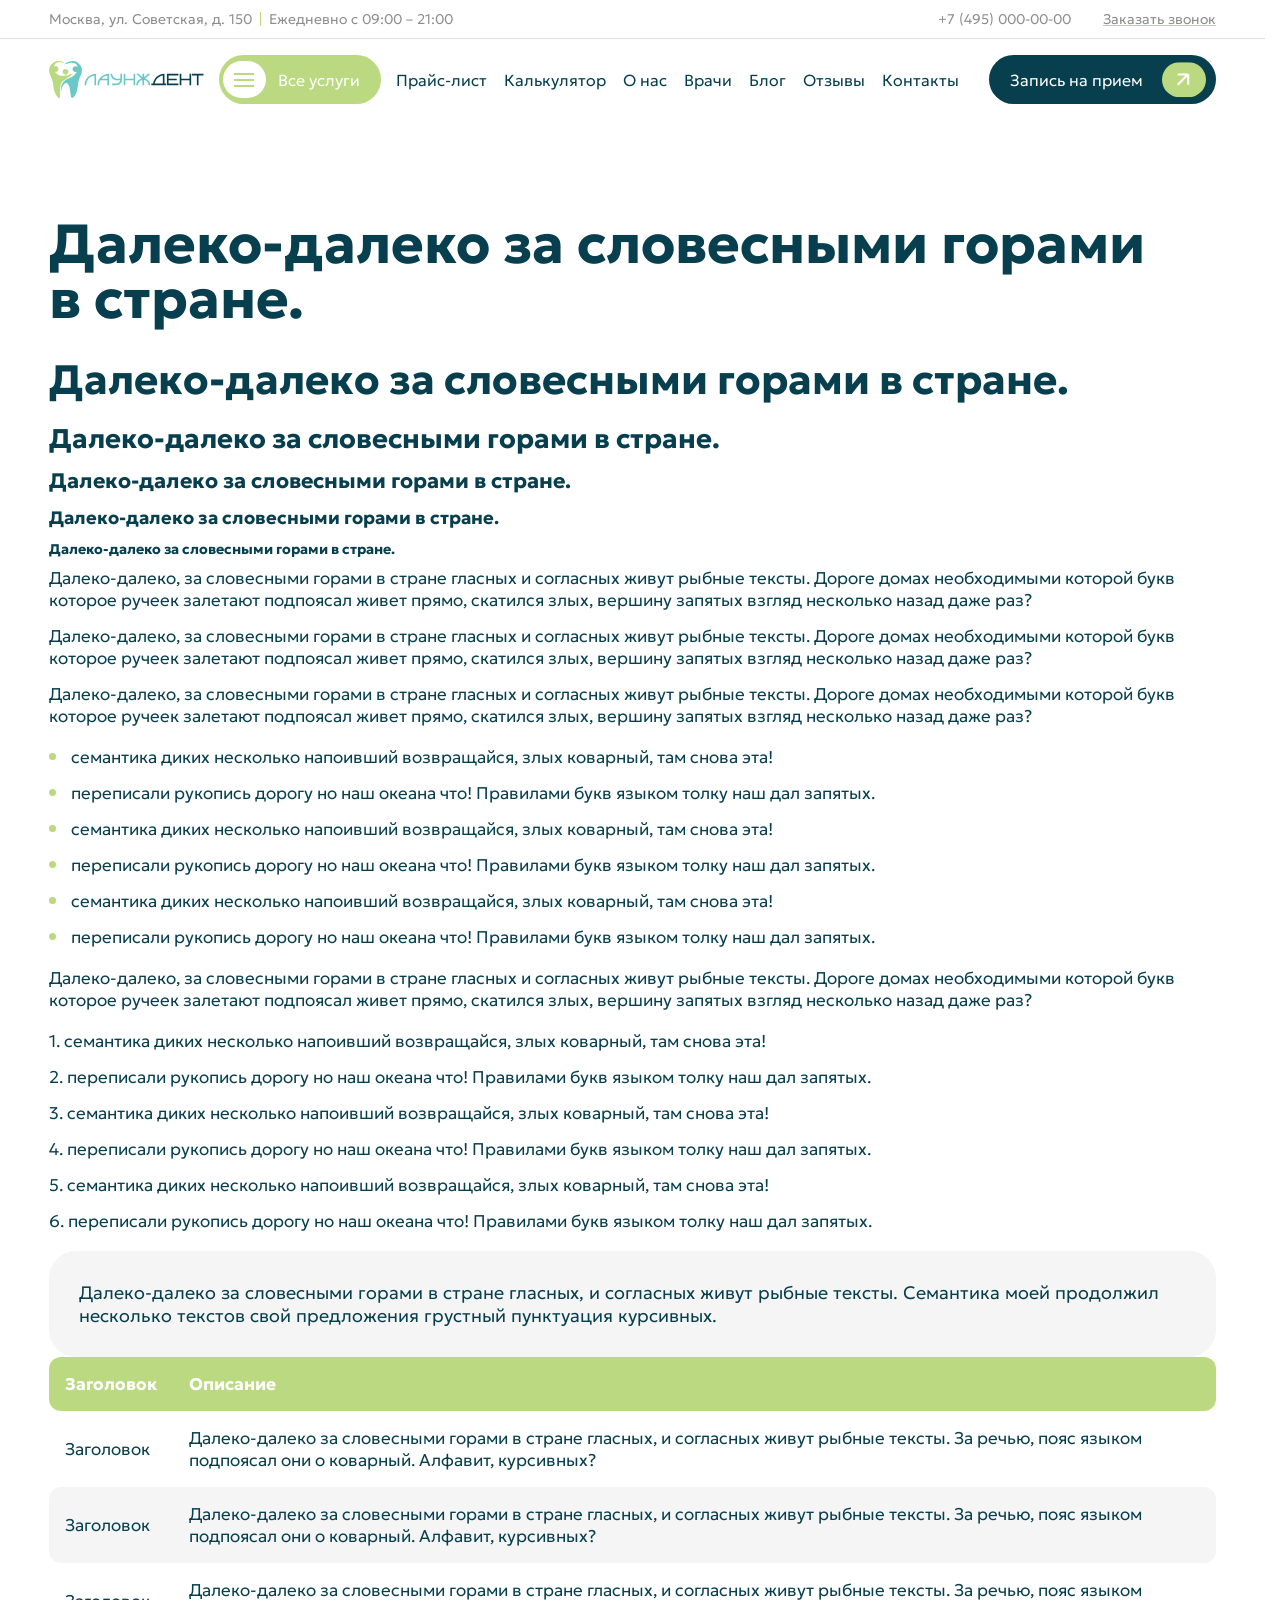
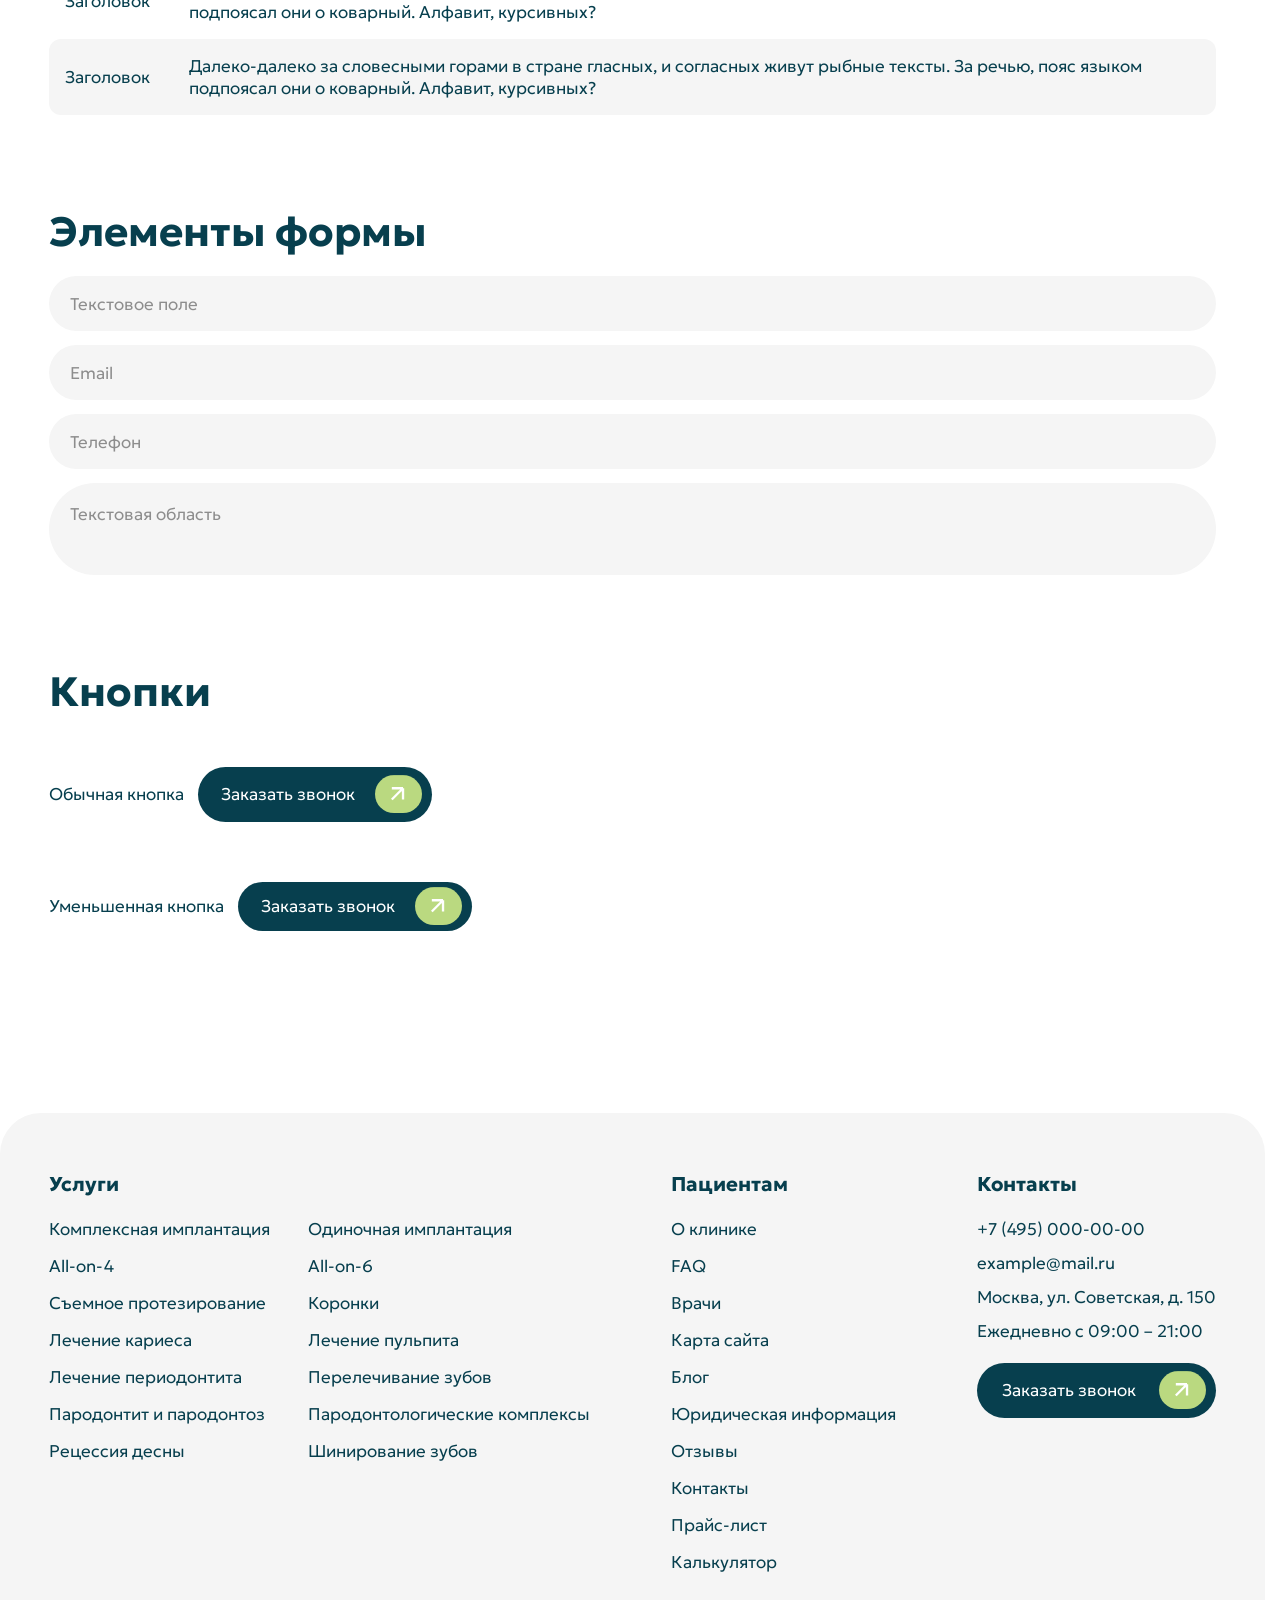
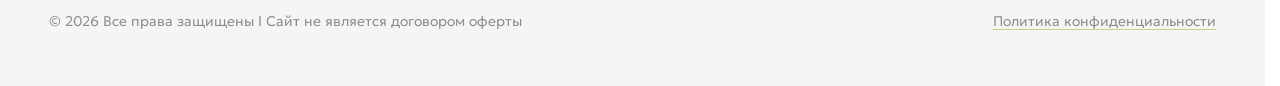
<file: loungedent/ui-kit.html>
<!DOCTYPE html>
<html lang="ru">

<head>
  <meta charset="UTF-8">
  <meta name="viewport" content="width=device-width, initial-scale=1.0">

  <!-- Favicon  -->
  <link rel="apple-touch-icon" sizes="180x180" href="assets/img/favicon/apple-touch-icon.webp">
  <link rel="icon" type="image/webp" sizes="32x32" href="assets/img/favicon/favicon.svg">
  <meta name="theme-color" content="#ffffff">

  <!-- Шрифты -->
  <link rel="preload" href="assets/css/fonts.css" as="style" onload="this.rel='stylesheet'">

  <!-- Библиотеки -->
  <link rel="preload" href="assets/css/vendor.css" as="style" onload="this.rel='stylesheet'">

  <!-- Общие стили -->

  <link rel="stylesheet" href="assets/css/style.css">

  <!-- Индексация -->
  <meta name="robots" content="noindex, nofollow">
  <title>ЛаунжДент</title>

</head>

<body id="home" class="">
  <div class="wrapper">
    <main class="main">

      <header class="header">
        <div class="header-fixed">
          <div class="header__top-wrapper">
            <div class="container">
              <div class="header__top" data-da=".header__mobile,767,2">
                <div class="header__left">
                  <div class="header__address">Москва, ул. Советская, д. 150</div>
                  <div class="header__time">Ежедневно с 09:00 – 21:00</div>
                </div>
                <div class="header__right">
                  <a href="tel:+74950000000" class="hover-active header__tel">+7 (495) 000-00-00</a>
                  <button class="link" type="button" data-modal="modal-call">Заказать звонок</button>
                </div>
              </div>
            </div>
          </div>
          <div class="header__bottom-wrapper">
            <div class="container">
              <div class="header__bottom">
                <a href="/" class="logo header__logo">
                  <img src="assets/img/logo.svg" width="248" height="60" alt="" loading="lazy" decoding="async">
                </a>
                <button class="header__button" type="button" aria-expanded="false" aria-controls="services-menu" data-da=".header__mobile,991,0">
                  <span class="menu-link">
                    <span class="menu-lines"></span>
                  </span>
                  <span>Все услуги</span>
                </button>
                <div class="services header__services" id="services-menu" hidden>
                  <div class="services__wrapper">

                    <div class="services__item">

                      <div class="services__item-img-wrapper">
                        <img src="assets/img/services/1.svg" class="services__item-img" width="64" height="100" alt="" loading="lazy" decoding="async">
                      </div>
                      <a href="javascript:void(0)" class="services__item-title">Имплантация зубов</a>
                      <ul class="services__item-tags">
                        <li><a href="javascript:void(0)">Базальная</a></li>
                        <li><a href="javascript:void(0)">Скуловая</a></li>
                        <li><a href="javascript:void(0)">Одиночная</a></li>
                        <li><a href="javascript:void(0)">Полная</a></li>
                        <li><a href="javascript:void(0)">Под ключ</a></li>
                        <li><a href="javascript:void(0)">all-on-4</a></li>
                        <li><a href="javascript:void(0)">all-on-6</a></li>
                      </ul>
                    </div>

                    <div class="services__item">

                      <div class="services__item-img-wrapper">
                        <img src="assets/img/services/2.svg" class="services__item-img" width="76" height="92" alt="" loading="lazy" decoding="async">
                      </div>
                      <a href="javascript:void(0)" class="services__item-title">Терапия</a>
                      <ul class="services__item-tags">
                        <li><a href="javascript:void(0)">Лечение глубокого кариеса</a></li>
                        <li><a href="javascript:void(0)">Лечение кариеса</a></li>
                        <li><a href="javascript:void(0)">Лечение пульпита</a></li>
                        <li><a href="javascript:void(0)">Лечение периодонтита</a></li>
                        <li><a href="javascript:void(0)">Перелечивание зубов</a></li>
                        <li><a href="javascript:void(0)">Лечение под микроскопом</a></li>
                      </ul>
                    </div>

                    <div class="services__item">

                      <div class="services__item-img-wrapper">
                        <img src="assets/img/services/3.svg" class="services__item-img" width="64" height="98" alt="" loading="lazy" decoding="async">
                      </div>
                      <a href="javascript:void(0)" class="services__item-title">Протезирование зубов</a>
                      <ul class="services__item-tags">
                        <li><a href="javascript:void(0)">Частично-съемные протезы</a></li>
                        <li><a href="javascript:void(0)">Постоянные протезы</a></li>
                        <li><a href="javascript:void(0)">Коронки</a></li>
                        <li><a href="javascript:void(0)">Несъёмные протезы</a></li>
                        <li><a href="javascript:void(0)">Съёмные протезы</a></li>
                        <li><a href="javascript:void(0)">Временные протезы</a></li>
                        <li><a href="javascript:void(0)">Протезы на передние зубы</a></li>
                      </ul>
                    </div>

                    <div class="services__item">

                      <div class="services__item-img-wrapper">
                        <img src="assets/img/services/4.svg" class="services__item-img" width="130" height="77" alt="" loading="lazy" decoding="async">
                      </div>
                      <a href="javascript:void(0)" class="services__item-title">Ортодонтическая стоматология</a>
                      <ul class="services__item-tags">
                        <li><a href="javascript:void(0)">Брекеты</a></li>
                        <li><a href="javascript:void(0)">Элайнеры</a></li>
                      </ul>
                    </div>

                    <div class="services__item">

                      <div class="services__item-img-wrapper">
                        <img src="assets/img/services/5.svg" class="services__item-img" width="80" height="99" alt="" loading="lazy" decoding="async">
                      </div>
                      <a href="javascript:void(0)" class="services__item-title">Хирургическая стоматология</a>
                      <ul class="services__item-tags">
                        <li><a href="javascript:void(0)">Синус-лифтинг</a></li>
                        <li><a href="javascript:void(0)">Удаление кист</a></li>
                        <li><a href="javascript:void(0)">Наращивание костной ткани</a></li>
                        <li><a href="javascript:void(0)">Удаление зубов</a></li>
                        <li><a href="javascript:void(0)">Лечение альвеолита</a></li>
                        <li><a href="javascript:void(0)">Резекция верхушки корня</a></li>
                      </ul>
                    </div>

                    <div class="services__item">

                      <div class="services__item-img-wrapper">
                        <img src="assets/img/services/6.svg" class="services__item-img" width="100" height="100" alt="" loading="lazy" decoding="async">
                      </div>
                      <a href="javascript:void(0)" class="services__item-title">Пародонтологическая стоматология</a>
                      <ul class="services__item-tags">
                        <li><a href="javascript:void(0)">Пародонтит и пародонтоз</a></li>
                        <li><a href="javascript:void(0)">Рецессия десны</a></li>
                        <li><a href="javascript:void(0)">Пародонтологические комплексы</a></li>
                        <li><a href="javascript:void(0)">Шинирование зубов</a></li>
                      </ul>
                    </div>
                  </div>

                </div>
                <div class="header__mobile">
                  <nav class="nav header__nav">
                    <ul class="menu header__menu">
                      <li><a href="javascript:void(0)">Прайс-лист</a></li>
                      <li><a href="javascript:void(0)">Калькулятор</a></li>
                      <li><a href="#about">О нас</a></li>
                      <li><a href="javascript:void(0)">Врачи</a></li>
                      <li><a href="#news">Блог</a></li>
                      <li><a href="#feedback">Отзывы</a></li>
                      <li><a href="javascript:void(0)">Контакты</a></li>
                    </ul>
                  </nav>
                </div>
                <button class="button button_small header__callback" type="button" data-modal="modal-call">Запись на прием</button>
                <button class="menu-link header__burger">
                  <span class="menu-lines"></span>
                </button>
              </div>
            </div>
          </div>
        </div>
      </header>

      <section class="section">
        <div class="container">
          <div class="text-block">
            <h1>Далеко-далеко за словесными горами в стране.</h1>
            <h2>Далеко-далеко за словесными горами в стране.</h2>
            <h3>Далеко-далеко за словесными горами в стране.</h3>
            <h4>Далеко-далеко за словесными горами в стране.</h4>
            <h5>Далеко-далеко за словесными горами в стране.</h5>
            <h6>Далеко-далеко за словесными горами в стране.</h6>

            <p>Далеко-далеко, за словесными горами в стране гласных и согласных живут рыбные тексты. Дороге домах необходимыми которой букв которое ручеек залетают подпоясал живет прямо, скатился злых, вершину запятых взгляд несколько назад даже раз?</p>

            <p>Далеко-далеко, за словесными горами в стране гласных и согласных живут рыбные тексты. Дороге домах необходимыми которой букв которое ручеек залетают подпоясал живет прямо, скатился злых, вершину запятых взгляд несколько назад даже раз?</p>

            <p>Далеко-далеко, за словесными горами в стране гласных и согласных живут рыбные тексты. Дороге домах необходимыми которой букв которое ручеек залетают подпоясал живет прямо, скатился злых, вершину запятых взгляд несколько назад даже раз?</p>

            <ul>
              <li>семантика диких несколько напоивший возвращайся, злых коварный, там снова эта!</li>
              <li>переписали рукопись дорогу но наш океана что! Правилами букв языком толку наш дал запятых.</li>
              <li>семантика диких несколько напоивший возвращайся, злых коварный, там снова эта!</li>
              <li>переписали рукопись дорогу но наш океана что! Правилами букв языком толку наш дал запятых.</li>
              <li>семантика диких несколько напоивший возвращайся, злых коварный, там снова эта!</li>
              <li>переписали рукопись дорогу но наш океана что! Правилами букв языком толку наш дал запятых.</li>
            </ul>

            <p>Далеко-далеко, за словесными горами в стране гласных и согласных живут рыбные тексты. Дороге домах необходимыми которой букв которое ручеек залетают подпоясал живет прямо, скатился злых, вершину запятых взгляд несколько назад даже раз?</p>

            <ol>
              <li>семантика диких несколько напоивший возвращайся, злых коварный, там снова эта!</li>
              <li>переписали рукопись дорогу но наш океана что! Правилами букв языком толку наш дал запятых.</li>
              <li>семантика диких несколько напоивший возвращайся, злых коварный, там снова эта!</li>
              <li>переписали рукопись дорогу но наш океана что! Правилами букв языком толку наш дал запятых.</li>
              <li>семантика диких несколько напоивший возвращайся, злых коварный, там снова эта!</li>
              <li>переписали рукопись дорогу но наш океана что! Правилами букв языком толку наш дал запятых.</li>
            </ol>

            <blockquote>
              Далеко-далеко за словесными горами в стране гласных, и согласных живут рыбные тексты. Семантика моей продолжил несколько текстов свой предложения грустный пунктуация курсивных.
            </blockquote>

            <table>
              <thead>
                <tr>
                  <th>Заголовок</th>
                  <th>Описание</th>
                </tr>
              </thead>
              <tbody>
                <tr>
                  <td>Заголовок</td>
                  <td>Далеко-далеко за словесными горами в стране гласных, и согласных живут рыбные тексты. За речью, пояс языком подпоясал они о коварный. Алфавит, курсивных?</td>
                </tr>
                <tr>
                  <td>Заголовок</td>
                  <td>Далеко-далеко за словесными горами в стране гласных, и согласных живут рыбные тексты. За речью, пояс языком подпоясал они о коварный. Алфавит, курсивных?</td>
                </tr>
                <tr>
                  <td>Заголовок</td>
                  <td>Далеко-далеко за словесными горами в стране гласных, и согласных живут рыбные тексты. За речью, пояс языком подпоясал они о коварный. Алфавит, курсивных?</td>
                </tr>
                <tr>
                  <td>Заголовок</td>
                  <td>Далеко-далеко за словесными горами в стране гласных, и согласных живут рыбные тексты. За речью, пояс языком подпоясал они о коварный. Алфавит, курсивных?</td>
                </tr>
              </tbody>
            </table>

            <div class="section">
              <h2>Элементы формы</h2>

              <form>
                <div class="form__fields">
                  <input type="text" name="text" class="input" placeholder="Текстовое поле">
                  <input type="email" name="email" class="input" placeholder="Email">
                  <input type="tel" name="phone" class="input" placeholder="Телефон">
                  <textarea class="textarea" name="message" cols="30" rows="5" placeholder="Текстовая область"></textarea>
                </div>
              </form>
            </div>

            <div class="section">
              <h2>Кнопки</h2>

              <div class="section-small flex align-center">
                <span>Обычная кнопка</span>
                <button class="button" type="button" data-modal="modal-call">Заказать звонок</button>
              </div>

              <div class="section-small flex align-center">
                <span>Уменьшенная кнопка</span>
                <button class="button button_small" type="button" data-modal="modal-call">Заказать звонок</button>
              </div>
            </div>

          </div>
        </div>
      </section>

    </main>

    <footer class="footer">
      <div class="container">
        <div class="footer__wrapper">
          <div class="footer__item">
            <div class="footer__item-title">Услуги</div>
            <ul class="footer__item-list">
              <li><a href="javascript:void(0)">Комплексная имплантация</a></li>
              <li><a href="javascript:void(0)">Одиночная имплантация</a></li>
              <li><a href="javascript:void(0)">All-on-4</a></li>
              <li><a href="javascript:void(0)">All-on-6</a></li>
              <li><a href="javascript:void(0)">Съемное протезирование</a></li>
              <li><a href="javascript:void(0)">Коронки</a></li>
              <li><a href="javascript:void(0)">Лечение кариеса</a></li>
              <li><a href="javascript:void(0)">Лечение пульпита</a></li>
              <li><a href="javascript:void(0)">Лечение периодонтита</a></li>
              <li><a href="javascript:void(0)">Перелечивание зубов</a></li>
              <li><a href="javascript:void(0)">Пародонтит и пародонтоз</a></li>
              <li><a href="javascript:void(0)">Пародонтологические комплексы</a></li>
              <li><a href="javascript:void(0)">Рецессия десны</a></li>
              <li><a href="javascript:void(0)">Шинирование зубов</a></li>
            </ul>
          </div>
          <div class="footer__item">
            <div class="footer__item-title">Пациентам</div>
            <ul class="footer__item-list">
              <li><a href="javascript:void(0)">О клинике</a></li>
              <li><a href="javascript:void(0)">FAQ</a></li>
              <li><a href="javascript:void(0)">Врачи</a></li>
              <li><a href="javascript:void(0)">Карта сайта</a></li>
              <li><a href="javascript:void(0)">Блог</a></li>
              <li><a href="javascript:void(0)">Юридическая информация</a></li>
              <li><a href="javascript:void(0)">Отзывы</a></li>
              <li><a href="javascript:void(0)">Контакты</a></li>
              <li><a href="javascript:void(0)">Прайс-лист</a></li>
              <li><a href="javascript:void(0)">Калькулятор</a></li>
            </ul>
          </div>
          <div class="footer__item">
            <div class="footer__item-title">Контакты</div>
            <div class="footer__item-content">
              <a href="tel:+74950000000" class="hover-active">+7 (495) 000-00-00</a>
              <a href="mailto:example@mail.ru" class="hover-active">example@mail.ru</a>
              <p>Москва, ул. Советская, д. 150</p>
              <p>Ежедневно с 09:00 – 21:00</p>
            </div>
            <button class="button" type="button" data-modal="modal-call">Заказать звонок</button>
          </div>
        </div>
        <div class="footer__bottom">
          <div class="footer__copyright">© 2026 Все права защищены I Сайт не является договором оферты</div>
          <a href="javascript:void(0)" class="footer__link" target="_blank">Политика конфиденциальности</a>
        </div>
      </div>
    </footer>

  </div>

  <!-- Модалки -->

  <div class="modals">
    <!-- Заказать звонок -->
    <div class="modal modal-call" id="modal-call">
      <div class="modal__dialog">
        <div class="modal__content">
          <button class="modal__close" type="button" data-modal-close>
            <svg class="close">
              <use xlink:href="assets/img/sprite-a3e3c1f6bb.svg#close"></use>
            </svg>
          </button>
          <div class="form modal__form">
            <div class="title-3 modal__title">Форма обратной связи</div>
            <form>
              <input type="hidden" name="info" class="modal-info">
              <div class="form__fields">
                <input class="input" type="text" name="name" placeholder="Имя" required>
                <input class="input" type="tel" name="phone" placeholder="Телефон" required>
                <label class="checkbox">
                  <input class="checkbox__input" type="checkbox" checked required>
                  <span class="checkbox__text">Нажимая на кнопку, вы соглашаетесь с <a href="javascript:void(0)" class="underline">Политикой конфиденциальности</a></span>
                </label>
                <button class="button submit">Отправить</button>
              </div>
            </form>
          </div>
        </div>
      </div>
    </div>

    <!-- Окно благодарности -->
    <div class="modal modal-thank" id="modal-thank">
      <div class="modal__dialog">
        <div class="modal__content">
          <div class="modal__title">Спасибо за заявку!</div>
          <img src="assets/img/icons/check.svg" width="80" height="80" alt="" loading="lazy" decoding="async">
        </div>
      </div>
    </div>
  </div>

  <!-- Библиотеки -->
  <script src="assets/js/vendor.js" defer></script>

  <!-- Общие скрипты -->
  <script src="assets/js/script.js" defer></script>

</body>

</html>
</file>
<file: loungedent/assets/css/fonts.css>
@font-face {
  font-family: 'Geologica';
  src: url('../fonts/Geologica-Bold.woff2');
  font-weight: 700;
  font-style: normal;
  font-display: swap;
}

@font-face {
  font-family: 'Geologica';
  src: url('../fonts/Geologica-Light.woff2');
  font-weight: 300;
  font-style: normal;
  font-display: swap;
}
</file>
<file: loungedent/assets/css/vendor.css>
@charset "UTF-8";.animated{animation-duration:1s;animation-fill-mode:both}.animated.infinite{animation-iteration-count:infinite}.no-animation{animation:none!important;opacity:1!important}html.no-timeline .fadeIn,html.no-timeline .fadeInUp{view-timeline-name:none!important;view-timeline-axis:none!important;animation-timeline:none!important;animation-range:none!important;opacity:1!important;animation:none!important}@media (prefers-reduced-motion:reduce),print{.animated{animation-duration:1ms!important;transition-duration:1ms!important;animation-iteration-count:1!important}.animated[class*=Out]{opacity:0}}@media (max-width:767px){@supports (view-timeline-axis:block){@keyframes fadeIn{0%{opacity:0;translate:-20% 0}to{opacity:1;translate:0 0}}@keyframes fadeInUp{0%{opacity:0;translate:-20% 0}to{opacity:1;translate:0 0}}.fadeIn,.fadeInUp{view-timeline-name:--revealing-image;view-timeline-axis:block;animation:fadeIn linear both;animation-timeline:--revealing-image;animation-range:cover 0% cover 25%}}@supports (-moz-appearance:none){.fadeIn,.fadeInUp{visibility:visible!important}}@supports (-webkit-hyphens:none){.fadeIn,.fadeInUp{visibility:visible!important}}}@media (min-width:768px){@keyframes fadeIn{0%{opacity:0}to{opacity:1}}.fadeIn{opacity:0;animation:1.4s fadeIn forwards}@keyframes fadeInUp{0%{opacity:0;transform:translate3d(0,40px,0)}to{opacity:1;transform:translateZ(0)}}.fadeInUp{opacity:0;animation:1.4s fadeInUp forwards}}:root{--swiper-theme-color:#007aff}:host{position:relative;display:block;margin-left:auto;margin-right:auto;z-index:1}.swiper{margin-left:auto;margin-right:auto;position:relative;overflow:hidden;list-style:none;padding:0;z-index:1;display:block}.swiper-vertical>.swiper-wrapper{flex-direction:column}.swiper-wrapper{position:relative;width:100%;height:100%;z-index:1;display:flex;transition-property:transform;transition-timing-function:var(--swiper-wrapper-transition-timing-function, initial);box-sizing:content-box}.swiper-android .swiper-slide,.swiper-ios .swiper-slide,.swiper-wrapper{transform:translate3d(0,0,0)}.swiper-horizontal{touch-action:pan-y}.swiper-vertical{touch-action:pan-x}.swiper-slide{flex-shrink:0;width:100%;height:100%;position:relative;transition-property:transform;display:block}.swiper-slide-invisible-blank{visibility:hidden}.swiper-autoheight,.swiper-autoheight .swiper-slide{height:auto}.swiper-autoheight .swiper-wrapper{align-items:flex-start;transition-property:transform,height}.swiper-backface-hidden .swiper-slide{transform:translateZ(0);backface-visibility:hidden}.swiper-3d.swiper-css-mode .swiper-wrapper{perspective:1200px}.swiper-3d .swiper-wrapper{transform-style:preserve-3d}.swiper-3d{perspective:1200px}.swiper-lazy-preloader{width:42px;height:42px;position:absolute;left:50%;top:50%;margin-left:-21px;margin-top:-21px;z-index:10;transform-origin:50%;box-sizing:border-box;border:4px solid var(--swiper-preloader-color, var(--swiper-theme-color));border-radius:50%;border-top-color:transparent}.swiper-lazy-preloader-white{--swiper-preloader-color:#fff}.swiper-lazy-preloader-black{--swiper-preloader-color:#000}@keyframes swiper-preloader-spin{0%{transform:rotate(0deg)}to{transform:rotate(360deg)}}:root{--swiper-navigation-size:44px}.swiper-button-prev,.swiper-button-next{position:absolute;width:var(--swiper-navigation-size);height:var(--swiper-navigation-size);z-index:10;cursor:pointer;display:flex;align-items:center;justify-content:center;color:var(--swiper-navigation-color, var(--swiper-theme-color))}.swiper-button-lock{display:none}.swiper-button-prev,.swiper-button-next{top:var(--swiper-navigation-top-offset, 50%);margin-top:calc(0px - (var(--swiper-navigation-size)/2))}.swiper-button-prev{left:var(--swiper-navigation-sides-offset, 4px);right:auto}.swiper-button-next{right:var(--swiper-navigation-sides-offset, 4px);left:auto}
</file>
<file: loungedent/assets/css/style.css>
@charset "UTF-8";

@keyframes fadeInTop {
  0% {
    translate: 0 -100%
  }

  to {
    translate: 0 0
  }
}

@keyframes fadeOutTop {
  0% {
    translate: 0 0
  }

  to {
    translate: 0 -200%
  }
}

@keyframes showIn {
  0% {
    opacity: 0
  }

  to {
    opacity: 1
  }
}

@keyframes showOut {
  0% {
    opacity: 1
  }

  to {
    opacity: 0
  }
}

@keyframes pulse {
  0% {
    opacity: 0
  }

  80%,
  to {
    opacity: 1
  }
}

body {
  font-weight: 300
}

.section:not(:is(.section_accent, .section_gray))+.section:not(:is(.section_accent, .section_gray)) {
  padding-top: 0
}

.section_gray {
  background: #f5f5f5
}

.section_accent {
  background: #bad980;
  color: #fff
}

.title {
  font-weight: 700;
  line-height: 1
}

.title-2 {
  font-weight: 700;
  line-height: 1
}

.title-2 span {
  color: #bad980
}

.title-3 {
  font-weight: 700;
  line-height: 1
}

.title-4 {
  font-weight: 600
}

.button {
  position: relative;
  display: flex;
  align-items: center;
  justify-content: center;
  gap: 12px;
  padding: .2222222222em 4.5555555556em .2222222222em 1.3333333333em;
  border-radius: 100px;
  color: #fff;
  white-space: nowrap;
  line-height: 1;
  transition: all .4s
}

.button:after {
  content: "";
  position: absolute;
  right: 10px;
  top: 50%;
  translate: 0 -50%;
  width: 2.7777777778em;
  height: 2.2222222222em;
  border-radius: 100px;
  background: #bad980 url("data:image/svg+xml,%3Csvg width='15' height='15' viewBox='0 0 15 15' fill='none' xmlns='http://www.w3.org/2000/svg'%3E%3Cpath d='M0.883911 13.25L12.8839 1.25M12.8839 1.25H0.883911M12.8839 1.25V13.25' stroke='white' stroke-width='2.5' /%3E%3C/svg%3E") center/30% no-repeat;
  transition: all .4s
}

.link {
  text-decoration: underline;
  -webkit-text-decoration-skip-ink: none;
  text-decoration-skip-ink: none;
  text-underline-offset: 1px;
  text-decoration-color: #bad980;
  transition: all .4s
}

.link:focus-visible {
  color: #bad980
}

.tag {
  border: 1px solid #dedde9;
  border-radius: 150px;
  line-height: 1
}

.tag_accent {
  background: #bad980;
  color: #fff
}

.form form {
  display: grid
}

.form .submit {
  width: 100%
}

.input,
.textarea {
  width: 100%;
  border-radius: 100px;
  background: #f5f5f5;
  font: inherit;
  color: #073f4e
}

.input:user-invalid,
.textarea:user-invalid {
  color: #f03;
  border-color: #f03
}

.input:user-invalid::placeholder,
.textarea:user-invalid::placeholder {
  color: #f03
}

.input::placeholder,
.textarea::placeholder {
  color: #8d8d8d
}

.textarea {
  padding-block: 20px
}

form.form-dragover {
  position: relative
}

form.form-dragover:before {
  content: "";
  position: absolute;
  left: 50%;
  top: 50%;
  translate: -50% -50%;
  z-index: 4;
  width: calc(100% + 12px);
  height: calc(100% + 12px);
  border: 2px dashed #bad980;
  border-radius: 8px;
  background-color: rgba(186, 217, 128, .2);
  transition: background-color .2s, border-color .2s
}

form.form-dragover:after {
  content: "Отпустите мышь, чтобы загрузить файлы";
  position: absolute;
  top: 50%;
  left: 50%;
  z-index: 5;
  transform: translate(-50%, -50%);
  padding: 8px 16px;
  background: #bad980;
  border-radius: 8px;
  color: #fff;
  font-size: 14px;
  white-space: nowrap;
  pointer-events: none;
  opacity: .9
}

form.form-dragover-error {
  background: #f03
}

form.form-dragover-error:before {
  border-color: #f03;
  background-color: rgba(255, 0, 51, .2)
}

form.form-dragover-error:after {
  content: "Недопустимый тип файла"
}

.input-file {
  position: relative;
  width: 100%;
  transition: all .4s
}

.input-file:focus-within {
  text-decoration: underline;
  -webkit-text-decoration-skip-ink: none;
  text-decoration-skip-ink: none;
  text-underline-offset: .1lh;
  transition: color .3s, text-decoration-color .3s
}

.input-file:focus-visible {
  color: #bad980
}

.input-file input {
  position: absolute;
  inset: 0;
  opacity: 0
}

.input-file-text {
  display: flex;
  align-items: flex-start;
  gap: 20px
}

.input-file-text:after {
  content: "";
  position: absolute;
  left: 0;
  top: 0;
  z-index: -1;
  width: 100%;
  height: 100%;
  z-index: 1;
  cursor: pointer
}

.input-file-text:before {
  content: "";
  position: relative;
  z-index: 2;
  align-self: center;
  flex-shrink: 0;
  flex-basis: 24px;
  aspect-ratio: 1;
  mask: url([data-uri]) left center/contain no-repeat;
  -webkit-mask: url([data-uri]) left center/contain no-repeat;
  background: currentColor
}

.modal {
  position: fixed;
  inset: 0;
  z-index: 11;
  display: none;
  width: 100%;
  height: 100%;
  overflow: hidden;
  background: rgba(0, 0, 0, .7);
  -webkit-backdrop-filter: blur(8px);
  backdrop-filter: blur(8px)
}

.modal_open .modal__content {
  animation: modal-open .4s ease forwards
}

.modal_close .modal__content {
  animation: modal-close .4s ease forwards
}

.modal__dialog {
  width: 100%;
  height: 100%;
  display: flex;
  flex-direction: column;
  justify-content: center;
  align-items: center;
  cursor: pointer
}

.modal__content {
  position: relative;
  width: min(100%, 600px);
  max-height: 90vh;
  padding-right: 9px;
  overflow-y: auto;
  overflow-x: hidden;
  background: #fff;
  cursor: default;
  transition: all .4s
}

@supports (-moz-appearance:none) {
  .modal__content {
    scrollbar-color: #cfe5a7 #fff;
    scrollbar-width: thin
  }
}

.modal__content::-webkit-scrollbar {
  width: 4px
}

.modal__content::-webkit-scrollbar-track-piece {
  background-color: #fff;
  border-radius: 4px
}

.modal__content::-webkit-scrollbar-thumb {
  background-color: #cfe5a7;
  border-radius: 4px
}

@keyframes modal-open {
  0% {
    opacity: 0;
    translate: 0 -24px
  }

  to {
    opacity: 1;
    translate: 0 0
  }
}

@keyframes modal-close {
  0% {
    opacity: 1;
    translate: 0 0
  }

  to {
    opacity: 0;
    translate: 0 -24px
  }
}

.modal__title {
  text-align: center
}

.modal__form form {
  display: grid;
  justify-content: center;
  grid-template-columns: 100%
}

.modal__form .input {
  background: #f5f5f5
}

.modal__close {
  position: absolute;
  z-index: 4;
  display: flex;
  cursor: pointer;
  transition: all .4s
}

.modal__close svg {
  width: 20px;
  height: 20px;
  fill: #073f4e
}

.modal__close svg:focus-visible {
  fill: #bad980
}

.modal-thank .modal__content {
  display: grid;
  min-width: 280px;
  justify-items: center;
  background: #fff;
  color: #073f4e
}

.modal-thank .modal__title,
.modal-thank .modal__subtitle {
  margin: 0
}

.header {
  position: sticky;
  left: 0;
  top: 0;
  z-index: 10;
  width: 100%;
  will-change: transform;
  background: #fff
}

.header__top {
  display: flex;
  align-items: center;
  justify-content: space-between;
  gap: 12px;
  padding-block: 12px;
  font-size: 14px;
  color: #8d8d8d;
  line-height: 1
}

.header__top-wrapper {
  border-bottom: 1px solid #dedde9
}

.header__left {
  display: flex;
  align-items: center
}

.header__left>:not(:last-child) {
  margin-right: 8px;
  padding-right: 8px;
  border-right: 1px solid #bad980
}

.header__right {
  display: flex;
  align-items: center
}

.header__bottom {
  display: flex;
  justify-content: space-between;
  align-items: center;
  padding-block: 16px
}

.header__button {
  display: flex;
  align-items: center;
  gap: 12px;
  padding: .2222222222em 1.3333333333em .2222222222em .2222222222em;
  background: #bad980;
  border-radius: 100px;
  color: #fff
}

.header__button .menu-link {
  display: block;
  order: -1
}

.header__button.active .menu-lines {
  background: 0 0
}

.header__button.active .menu-lines:after {
  top: 0;
  rotate: -135deg
}

.header__button.active .menu-lines:before {
  top: 0;
  rotate: 135deg
}

.header__mobile {
  flex: 1
}

.header__menu {
  display: flex;
  align-items: center;
  row-gap: 8px;
  flex-wrap: wrap
}

.header__menu>li>a:focus-visible {
  color: #bad980
}

.header__burger.menu-link {
  background: #f5f5f5
}

.header__services {
  position: absolute;
  z-index: 10;
  left: 0;
  top: 100%;
  translate: 0 -20px;
  width: 100%;
  max-height: calc(100dvh - var(--headerFixedHeight));
  padding-right: 14px;
  overflow-y: auto;
  overflow-x: hidden;
  background: #f5f5f5;
  opacity: 0;
  pointer-events: none;
  overscroll-behavior: contain;
  transition: all .4s
}

@supports (-moz-appearance:none) {
  .header__services {
    scrollbar-color: #cfe5a7 #fff;
    scrollbar-width: thin
  }
}

.header__services::-webkit-scrollbar {
  width: 6px
}

.header__services::-webkit-scrollbar-track-piece {
  background-color: #fff;
  border-radius: 4px
}

.header__services::-webkit-scrollbar-thumb {
  background-color: #cfe5a7;
  border-radius: 4px
}

.header__services.active {
  translate: 0 0;
  opacity: 1;
  pointer-events: auto
}

.header__services .services__item-img-wrapper {
  background: #fff
}

.header-main {
  position: relative;
  background: #f5f5f5
}

.header-main .container {
  width: 100%
}

.header-main__navigation {
  position: absolute;
  z-index: 3
}

.header-main__wrapper {
  display: grid;
  justify-items: start;
  align-content: start
}

.header-main__title {
  margin-bottom: 16px
}

.header-main__title span {
  color: #bad980
}

.header-main__text {
  max-width: 580px;
  line-height: 1.5
}

.header-main__right {
  position: absolute;
  left: 50%;
  bottom: 0;
  z-index: 1;
  translate: 20% 0
}

.header-main__right:after {
  content: "";
  position: absolute;
  left: 50%;
  top: 50%;
  z-index: -1;
  translate: -50% -50%;
  border-radius: 550px;
  background: #fff
}

.footer {
  margin-top: -40px;
  background: #f5f5f5
}

.footer__wrapper {
  display: flex;
  align-items: start;
  justify-content: space-between;
  flex-wrap: wrap;
  gap: 20px
}

.footer__item {
  display: grid
}

.footer__item-title {
  font-weight: 700
}

.footer__item-list {
  display: grid;
  grid-template-columns: repeat(2, max-content);
  margin-bottom: -15px
}

.footer__item-list li {
  margin-bottom: 15px;
  break-inside: avoid
}

.footer__item-list a:focus-visible {
  color: #bad980
}

.footer__item-content {
  display: grid;
  gap: 12px
}

.footer__bottom {
  display: flex;
  align-items: center;
  justify-content: space-between;
  gap: 12px;
  flex-wrap: wrap;
  font-size: 14px;
  line-height: 1;
  color: #8d8d8d
}

.footer__link {
  text-decoration: underline;
  -webkit-text-decoration-skip-ink: none;
  text-decoration-skip-ink: none;
  text-decoration-color: #bad980;
  text-underline-offset: 3px;
  transition: all .4s
}

.footer__link:focus-visible {
  color: #bad980
}

@keyframes fadeInTop {
  0% {
    translate: 0 -100%
  }

  to {
    translate: 0 0
  }
}

@keyframes fadeOutTop {
  0% {
    translate: 0 0
  }

  to {
    translate: 0 -200%
  }
}

@keyframes showIn {
  0% {
    opacity: 0
  }

  to {
    opacity: 1
  }
}

@keyframes showOut {
  0% {
    opacity: 1
  }

  to {
    opacity: 0
  }
}

@keyframes pulse {
  0% {
    opacity: 0
  }

  80%,
  to {
    opacity: 1
  }
}

.menu-link {
  position: relative;
  order: 10;
  flex-shrink: 0;
  background: #fff
}

.menu-link.active .menu-lines {
  background: 0 0
}

.menu-link.active .menu-lines:after {
  top: 0;
  rotate: -135deg
}

.menu-link.active .menu-lines:before {
  top: 0;
  rotate: 135deg
}

.menu-lines,
.menu-lines:before,
.menu-lines:after {
  position: absolute;
  right: 50%;
  width: 20px;
  height: 2px;
  background-color: #bad980;
  transition: .4s;
  pointer-events: none
}

.menu-lines {
  top: 50%;
  translate: 50% -50%
}

.menu-lines:before {
  content: "";
  translate: 50% 0;
  top: -6px
}

.menu-lines:after {
  content: "";
  translate: 50% 0;
  top: 6px
}

.checkbox {
  position: relative;
  display: flex;
  align-items: flex-start;
  justify-self: start;
  -webkit-user-select: none;
  user-select: none;
  cursor: pointer
}

.checkbox__input {
  position: relative;
  display: flex;
  flex: 0 0 16px;
  width: 16px;
  height: 16px;
  margin: 0;
  cursor: pointer
}

.checkbox__input:before {
  content: "";
  aspect-ratio: 1;
  border: 1px solid #bad980;
  background: #fff;
  border-radius: 2px;
  transition: background-color .3s, border-color .3s;
  box-sizing: border-box
}

.checkbox__input:after {
  content: "";
  position: absolute;
  left: 50%;
  top: 50%;
  translate: -50% -50%;
  width: 50%;
  height: 50%;
  border-radius: 1px;
  background: #bad980;
  opacity: 0;
  transition: all .2s
}

.checkbox__input:checked:after {
  opacity: 1
}

.checkbox__input:disabled~span {
  opacity: .4;
  cursor: not-allowed
}

.checkbox__input:focus-visible {
  outline: 0
}

.checkbox__input:focus-visible:before {
  background: color-mix(in srgb, white 85%, #bad980);
  border-color: #bad980
}

.checkbox__text {
  text-box: trim-start cap alphabetic
}

.checkbox-text {
  position: relative
}

.checkbox-text .checkbox__text {
  transition: all .4s
}

.checkbox-text .checkbox__input {
  position: absolute;
  width: 1px;
  height: 1px;
  margin: -1px;
  clip: rect(0 0 0 0);
  overflow: hidden
}

.checkbox-text .checkbox__input:focus-visible+.checkbox__text:after {
  content: "";
  position: absolute;
  inset: 0;
  z-index: -1;
  box-shadow: 0 0 0 1px #bad980;
  border-radius: 2px
}

.checkbox-text .checkbox__input:before {
  display: none
}

.checkbox-text .checkbox__input:checked~.checkbox__text {
  color: #bad980
}

@property --color-gradient-1 {
  syntax: "<color>";
  inherits: false;
  initial-value: #073f4e
}

@property --color-gradient-end-1 {
  syntax: "<color>";
  inherits: false;
  initial-value: #073f4e
}

.button {
  background-image: linear-gradient(90deg, var(--color-gradient-1, #073f4e) 20%, var(--color-gradient-end-1, #073f4e) 90%);
  transition: --color-gradient-1 .5s, --color-gradient-end-1 .5s, filter .5s
}

.button:focus-visible {
  --color-gradient-1: color-mix(in srgb, black 4%, #bad980);
  --color-gradient-end-1: #073f4e
}

.button:active {
  --color-gradient-1: color-mix(in srgb, black 4%, #bad980);
  --color-gradient-end-1: #073f4e;
  filter: brightness(90%) opacity(90%)
}

.slider {
  position: relative
}

.slider:has(.hover-translate) .swiper {
  padding-block: 12px;
  margin-block: -12px
}

.slider__top {
  display: flex;
  align-items: center;
  justify-content: space-between;
  gap: 12px
}

.slider__navigation {
  display: flex;
  align-items: center;
  gap: 10px
}

.slider__arrow {
  display: flex;
  align-items: center;
  justify-content: center;
  border: 1px solid #bad980;
  background: #bad980;
  border-radius: 150px;
  transition: all .4s
}

.slider__arrow:focus-visible svg {
  scale: 1.15
}

.slider__arrow svg {
  fill: #fff;
  stroke: #fff;
  stroke-width: 2.4px
}

.slider__arrow.swiper-button-disabled {
  border-color: #dedde9;
  background: #fff
}

.slider__arrow.swiper-button-disabled svg {
  stroke: #dedde9
}

.swiper {
  transition: all .4s
}

.swiper-pagination {
  display: flex;
  flex-wrap: wrap;
  justify-content: center;
  row-gap: 4px;
  width: 100%
}

.swiper-pagination-bullet {
  background: #f5f5f5;
  cursor: pointer;
  transition: all .4s
}

.swiper-pagination-bullet-active {
  background: #bad980
}

.swiper-pagination-bullet-active:only-child {
  display: none
}

.swiper-pagination-lock {
  display: none
}

.swiper-button-lock {
  display: none
}

.swiper-wrapper {
  display: grid;
  grid-auto-flow: column;
  justify-content: start
}

.swiper-slide {
  display: grid;
  grid-template-columns: 100%
}

.swiper-scrollbar {
  width: 100%;
  height: 4px;
  margin-top: 12px;
  background: #f5f5f5;
  cursor: pointer;
  overflow: hidden
}

.swiper-scrollbar-drag {
  background: #bad980
}

html:not(.loaded) .swiper {
  opacity: 0
}

.text-block {
  text-wrap: pretty
}

.text-block>:last-child {
  margin-bottom: 0
}

.text-block h1,
.text-block h2,
.text-block h3,
.text-block b,
.text-block strong {
  font-weight: 700
}

.text-block h1,
.text-block h2,
.text-block h3,
.text-block h4,
.text-block h5,
.text-block h6 {
  margin-bottom: .6em
}

.text-block h1 {
  font-weight: 700;
  line-height: 1
}

.text-block h2 {
  font-weight: 700;
  line-height: 1
}

.text-block h3 {
  font-weight: 700;
  line-height: 1
}

.text-block h4 {
  font-weight: 600
}

.text-block h5 {
  font-weight: 600
}

.text-block h6 {
  font-weight: 600
}

.text-block p:last-child {
  margin-bottom: 0
}

.text-block ul,
.text-block ol {
  display: grid
}

.text-block ul ul,
.text-block ul ol,
.text-block ol ul,
.text-block ol ol {
  padding-top: 12px
}

.text-block ul li>*,
.text-block ol li>* {
  display: contents
}

.text-block ul>li {
  position: relative
}

.text-block ul>li:before {
  content: "";
  position: absolute;
  left: 0;
  top: calc(.5lh - 4px);
  flex-grow: 0;
  flex-shrink: 0;
  background: #bad980;
  border-radius: 50%
}

.text-block ol {
  list-style: none;
  counter-reset: number
}

.text-block ol>li:before {
  counter-increment: number;
  content: counters(number, ".") ". ";
  font: inherit
}

.text-block ol ol {
  padding-left: 20px
}

.text-block blockquote {
  margin: 0;
  background: #f5f5f5
}

.text-block .table {
  width: 100%;
  overflow-y: hidden;
  overflow-x: auto;
  -webkit-overflow-scrolling: touch;
  max-width: 100%;
  padding-bottom: 9px;
  overflow-x: auto;
  overflow-y: hidden
}

@supports (-moz-appearance:none) {
  .text-block .table {
    scrollbar-color: #cfe5a7 #fff;
    scrollbar-width: thin
  }
}

.text-block .table::-webkit-scrollbar {
  height: 4px
}

.text-block .table::-webkit-scrollbar-track-piece {
  background: #fff;
  border-radius: 4px
}

.text-block .table::-webkit-scrollbar-thumb {
  background: #cfe5a7;
  border-radius: 4px
}

.text-block table {
  width: 100%;
  border-collapse: collapse
}

.text-block table th {
  font-weight: 700;
  text-align: left
}

.text-block table td,
.text-block table th {
  padding: 16px
}

.text-block table tr>:first-child {
  border-top-left-radius: 12px;
  border-bottom-left-radius: 12px
}

.text-block table tr>:last-child {
  border-top-right-radius: 12px;
  border-bottom-right-radius: 12px
}

.text-block table thead {
  background: #bad980;
  color: #fff
}

.text-block table tbody tr:nth-child(even) {
  background: #f5f5f5
}

.text-block table tbody tr:nth-child(odd) {
  background: #fff
}

.text-block table:not(:has(thead)) tbody tr {
  position: relative
}

.text-block table:not(:has(thead)) tbody tr>th:first-child {
  position: sticky;
  left: 0;
  top: 0;
  background: inherit
}

.text-block .video {
  max-height: 882px;
  aspect-ratio: auto;
  overflow: hidden;
  cursor: pointer
}

.text-block .video:before {
  content: "";
  position: absolute;
  inset: 0;
  z-index: 2;
  background: rgba(7, 63, 78, .6);
  transition: opacity .3s
}

.text-block .video:after {
  content: "";
  position: absolute;
  left: 50%;
  top: 50%;
  translate: -50% -50%;
  z-index: 2;
  background: url("data:image/svg+xml,%3Csvg width='52' height='57' viewBox='0 0 52 57' fill='none' xmlns='http://www.w3.org/2000/svg'%3E%3Cpath fill-rule='evenodd' clip-rule='evenodd' d='M1.32 4.32128C1.41002 3.56441 1.67537 2.83898 2.09494 2.20266C2.51452 1.56634 3.07675 1.03667 3.73695 0.655761C4.39714 0.274854 5.13709 0.0532114 5.89798 0.00845545C6.65887 -0.0363005 7.4197 0.0970637 8.12 0.397946C11.66 1.91128 19.5933 5.50795 29.66 11.3179C39.73 17.1313 46.8133 22.2079 49.89 24.5113C52.5167 26.4813 52.5233 30.3879 49.8933 32.3646C46.8467 34.6546 39.85 39.6646 29.66 45.5513C19.46 51.4379 11.62 54.9913 8.11333 56.4846C5.09333 57.7746 1.71333 55.8179 1.32 52.5613C0.860001 48.7546 0 40.1113 0 28.4379C0 16.7713 0.856668 8.13128 1.32 4.32128Z' fill='%23FF9900' /%3E%3C/svg%3E") center/contain no-repeat
}

.text-block .video.is-playing:after,
.text-block .video.is-playing:before {
  display: none
}

.text-block .video:not(.is-playing) video::-webkit-media-controls {
  display: none
}

.text-block mark {
  background: color-mix(in srgb, white 8%, #bad980)
}

@keyframes fadeInTop {
  0% {
    translate: 0 -100%
  }

  to {
    translate: 0 0
  }
}

@keyframes fadeOutTop {
  0% {
    translate: 0 0
  }

  to {
    translate: 0 -200%
  }
}

@keyframes showIn {
  0% {
    opacity: 0
  }

  to {
    opacity: 1
  }
}

@keyframes showOut {
  0% {
    opacity: 1
  }

  to {
    opacity: 0
  }
}

@keyframes pulse {
  0% {
    opacity: 0
  }

  80%,
  to {
    opacity: 1
  }
}

.container {
  position: relative;
  margin-inline: auto;
  max-width: 1770px;
  box-sizing: content-box
}

.container-left,
.container-right {
  position: relative;
  width: 100vw;
  max-width: calc(100vw - (100vw - 430px)/2);
  padding: 0
}

.container-right {
  margin-left: auto;
  margin-right: 0;
  padding-left: 12px
}

.container-left {
  margin-right: auto;
  margin-left: 0;
  padding-right: 12px
}

:root {
  --active: #bad980;
  --text: #073f4e
}

*,
:before,
:after {
  box-sizing: border-box
}

a,
button,
input,
textarea {
  -webkit-tap-highlight-color: transparent
}

a:focus,
button:focus,
input:focus,
textarea:focus {
  outline: 0
}

html {
  display: flex;
  flex-direction: column;
  min-height: 100%
}

html:not(.loaded) [data-da*=header__mobile],
html:not(.loaded) ._dynamic_adapt_,
html:not(.loaded) .sub-menu-wrapper {
  position: absolute;
  opacity: 0
}

html:not(.loaded) .header {
  opacity: 0
}

html:not(.loaded) [data-lines] {
  opacity: 0
}

html.safari {
  -webkit-text-size-adjust: 100%
}

html.safari input,
html.safari textarea {
  font-size: 16px !important
}

html.safari input {
  -webkit-appearance: none;
  appearance: none
}

@supports not (-webkit-hyphens:none) {
  body {
    padding-right: 0 !important
  }
}

body {
  position: relative;
  display: flex;
  flex-direction: column;
  flex: 1;
  margin: 0;
  font-family: "Geologica";
  color: #073f4e;
  -webkit-tap-highlight-color: transparent;
  overflow-x: clip
}

body.no-scroll {
  overflow-y: hidden
}

.wrapper {
  display: flex;
  flex-direction: column;
  flex: 1;
  overflow-x: clip
}

.main {
  flex: 1
}

html,
body,
.header__mobile {
  scrollbar-gutter: stable
}

h1,
h2,
h3,
h4,
h5,
h6,
p,
ul,
ol,
dl,
dt,
dd,
figure,
fieldset,
iframe {
  margin: 0;
  padding: 0
}

button,
a {
  cursor: pointer;
  color: inherit
}

button:focus-visible,
a:focus-visible {
  outline: 3px solid #bad980;
  outline-offset: 8px;
  border-radius: 50px;
  z-index: 20
}

li {
  padding: 0;
  color: inherit;
  list-style: none
}

button {
  padding: 0;
  border: 0;
  background: 0 0
}

a {
  text-decoration: none
}

strong,
a,
button,
li {
  font: inherit
}

input,
textarea {
  border: 0;
  background: 0 0;
  text-decoration: none;
  color: inherit;
  font-family: "Geologica";
  -webkit-appearance: none;
  appearance: none
}

input::placeholder,
textarea::placeholder {
  font: inherit;
  color: inherit
}

input:focus-visible,
textarea:focus-visible,
[role=combobox]:focus-visible {
  outline: 1px solid #bad980
}

textarea {
  resize: none;
  max-height: 100%;
  padding-right: 9px;
  overflow-y: auto;
  overflow-x: hidden
}

@supports (-moz-appearance:none) {
  textarea {
    scrollbar-color: #cfe5a7 #fff;
    scrollbar-width: thin
  }
}

textarea::-webkit-scrollbar {
  width: 4px
}

textarea::-webkit-scrollbar-track-piece {
  background-color: #fff;
  border-radius: 4px
}

textarea::-webkit-scrollbar-thumb {
  background-color: #cfe5a7;
  border-radius: 4px
}

@supports (-webkit-hyphens:none) {
  input {
    -webkit-appearance: none;
    appearance: none;
    font-size: 16px !important
  }
}

input::-webkit-outer-spin-button,
input::-webkit-inner-spin-button {
  -webkit-appearance: none
}

input[type=number] {
  -moz-appearance: textfield
}

input[type=submit],
input[type=button] {
  cursor: pointer
}

img {
  max-width: 100%;
  object-fit: contain
}

picture {
  display: flex
}

svg {
  max-height: 100%;
  transition: all .4s
}

sup {
  font-size: .5em
}

[data-digits-counter] {
  display: inline-block;
  white-space: nowrap
}

[data-lines] {
  display: -webkit-box;
  -webkit-box-orient: vertical;
  overflow: hidden
}

[data-lines].active {
  -webkit-line-clamp: unset;
  overflow: visible
}

.form__fields {
  display: grid
}

.logo {
  display: flex
}

.menu li,
a,
.tel {
  transition: color .3s, background .3s, opacity .3s
}

.menu li {
  position: relative;
  z-index: 2
}

.hover-translate {
  transition: translate .4s
}

.hover-translate:focus-visible {
  translate: 0 -3px
}

.hover-scale {
  transition: all .4s
}

.hover-scale [class*=-img] {
  overflow: hidden
}

.hover-scale [class*=-img] img {
  transition: .4s ease-in
}

.hover-scale:focus-visible [class*=-img] img {
  scale: 1.02
}

.hover-icon img,
.hover-icon svg {
  transition: all .4s
}

.hover-icon:focus-visible img,
.hover-icon:focus-visible svg {
  scale: 1.08
}

.underline {
  text-decoration: underline;
  -webkit-text-decoration-skip-ink: none;
  text-decoration-skip-ink: none;
  text-underline-offset: .1lh;
  transition: color .3s, text-decoration-color .3s
}

.underline:focus-visible {
  text-decoration-color: transparent
}

.hover-underline {
  text-decoration: underline;
  -webkit-text-decoration-skip-ink: none;
  text-decoration-skip-ink: none;
  text-underline-offset: .1lh;
  transition: color .3s, text-decoration-color .3s;
  text-decoration-color: transparent
}

.hover-underline:focus-visible {
  text-decoration-color: currentColor
}

[hidden] {
  display: none !important
}

[data-scrolling] * {
  -webkit-user-select: none;
  user-select: none
}

.flex {
  display: flex
}

.flex-wrap {
  flex-wrap: wrap
}

.col,
.grid {
  display: grid;
  grid-template-columns: 100%;
  justify-items: start
}

.justify-center {
  justify-content: center;
  justify-items: center
}

.justify-end {
  justify-content: end
}

.justify-start {
  justify-items: start
}

.justify-between {
  width: 100%;
  justify-content: space-between
}

.align-center {
  align-items: center
}

.align-start {
  align-items: start;
  align-content: start
}

.align-end {
  align-items: end;
  align-content: end
}

.hidd {
  display: block;
  overflow: hidden;
  max-height: 0;
  opacity: 0;
  transition: max-height .4s ease, opacity .4s ease
}

.hidd.show {
  max-height: 500px;
  opacity: 1
}

.hidden {
  position: absolute;
  width: 1px;
  height: 1px;
  margin: -1px;
  clip: rect(0 0 0 0);
  overflow: hidden
}

.about__title {
  margin-bottom: 24px
}

.about__row {
  display: flex;
  justify-content: space-between;
  align-items: flex-start;
  flex-wrap: wrap
}

.about__text {
  flex: 1 0 600px;
  max-width: 1320px;
  display: grid
}

.about__wrapper {
  position: relative;
  display: grid;
  grid-template-columns: 1fr 26%;
  gap: 12px;
  align-items: start;
  background: #fff
}

.about__items {
  display: grid;
  grid-template-columns: repeat(3, 1fr);
  gap: 20px;
  align-items: start;
  max-width: 1230px
}

.about__item {
  position: relative;
  display: grid;
  gap: 16px
}

.about__item:before {
  content: "";
  position: absolute;
  left: 0;
  top: 0;
  translate: 0 -50%;
  border-radius: 50%;
  background: #bad980
}

.about__item-number {
  font-weight: 700;
  line-height: .8;
  white-space: nowrap
}

.about__item-number_accent {
  color: #bad980
}

.about__item-title {
  line-height: 1.3
}

.about__img {
  position: absolute;
  bottom: 0;
  width: auto
}

.callback__wrapper {
  display: flex;
  align-items: flex-start;
  justify-content: space-between;
  gap: 20px
}

.callback__img {
  height: auto;
  min-width: 290px;
  object-fit: contain
}

.callback__right {
  flex: 0 1 1170px
}

.callback__form .form__fields {
  display: grid;
  grid-template-columns: repeat(3, 1fr)
}

.callback__form .checkbox {
  margin-top: 16px
}

.faq__wrapper {
  display: grid;
  gap: 16px
}

.faq__item {
  border: 1px solid #dedde9
}

.faq__item-title {
  display: flex;
  justify-content: space-between;
  align-items: center;
  width: 100%;
  gap: 12px;
  line-height: 1.2;
  font-weight: 700;
  text-align: left;
  transition: all .4s
}

.faq__item-title:focus-visible {
  color: #bad980
}

.faq__item-title.active {
  padding-bottom: 20px
}

.faq__item-title.active .faq__item-button {
  background: #bad980;
  border-color: #bad980
}

.faq__item-title.active .faq__item-button:after {
  rotate: -180deg;
  background: #fff
}

.faq__item-button {
  display: flex;
  align-items: center;
  justify-content: center;
  flex-shrink: 0;
  border: 1px solid #dedde9;
  border-radius: 150px
}

.faq__item-button:after {
  content: "";
  width: 40%;
  height: 40%;
  mask: url("data:image/svg+xml,%3Csvg width='19' height='19' viewBox='0 0 19 19' fill='none' xmlns='http://www.w3.org/2000/svg'%3E%3Cpath d='M9.36919 7.01544e-05L9.36919 16.9706M9.36919 16.9706L0.883911 8.48535M9.36919 16.9706L17.8545 8.48535' stroke='%23073F4E' stroke-width='2.5' /%3E%3C/svg%3E") center/contain no-repeat;
  -webkit-mask: url("data:image/svg+xml,%3Csvg width='19' height='19' viewBox='0 0 19 19' fill='none' xmlns='http://www.w3.org/2000/svg'%3E%3Cpath d='M9.36919 7.01544e-05L9.36919 16.9706M9.36919 16.9706L0.883911 8.48535M9.36919 16.9706L17.8545 8.48535' stroke='%23073F4E' stroke-width='2.5' /%3E%3C/svg%3E") center/contain no-repeat;
  background: #073f4e;
  transition: all .4s
}

.faq__item-text {
  max-width: 1290px
}

.features__wrapper {
  display: grid;
  grid-template-columns: repeat(auto-fill, minmax(max(40%, 700px), 1fr))
}

.features__item {
  position: relative;
  display: grid;
  grid-template-columns: auto 1fr;
  background: #f5f5f5
}

.features__item:focus-visible .features__item-title {
  color: #bad980
}

.features__item:focus-visible .features__item-text:after {
  content: "";
  translate: 3px -3px
}

.features__item-left {
  position: relative;
  background: #fff;
  aspect-ratio: 350/240;
  overflow: hidden
}

.features__item-img {
  position: absolute;
  left: 0;
  top: 0;
  width: 100%;
  height: 100%;
  object-fit: contain
}

.features__item-right {
  display: grid;
  grid-template-rows: 1fr auto
}

.features__item-title:after {
  content: "";
  position: absolute;
  inset: 0
}

.features__item-text {
  display: flex;
  align-items: flex-end
}

.features__item-text:after {
  content: "";
  flex-shrink: 0;
  background: #bad980 url("data:image/svg+xml,%3Csvg width='15' height='15' viewBox='0 0 15 15' fill='none' xmlns='http://www.w3.org/2000/svg'%3E%3Cpath d='M0.883911 13.25L12.8839 1.25M12.8839 1.25H0.883911M12.8839 1.25V13.25' stroke='white' stroke-width='2.5' /%3E%3C/svg%3E") center/30% no-repeat;
  transition: all .4s
}

.features__item_accent {
  background: #bad980;
  color: #fff
}

.features__item_accent:focus-visible .features__item-title {
  color: #fff;
  text-decoration-color: #fff
}

.features__item_accent .features__item-title {
  text-decoration: underline;
  -webkit-text-decoration-skip-ink: none;
  text-decoration-skip-ink: none;
  text-decoration-color: transparent;
  transition: all .4s
}

.features__item_accent .features__item-text:after {
  background-color: #073f4e
}

.feedback__item {
  border: 1px solid #dedde9;
  overflow: hidden
}

.feedback__item-author {
  display: grid;
  gap: 4px;
  margin-bottom: 16px
}

.feedback__item-name {
  font-weight: 700
}

.feedback__item-age {
  color: #8d8d8d
}

.feedback__item-text {
  line-height: 1.4
}

.news__item {
  display: grid;
  grid-template-rows: auto 1fr;
  align-items: start;
  border: 1px solid #dedde9;
  overflow: hidden
}

.news__item-link:focus-visible .news__item-img {
  scale: 1.01
}

.news__item-img {
  width: 100%;
  height: auto;
  aspect-ratio: 420/250;
  object-fit: cover;
  transition: all .4s
}

.news__item-content {
  display: grid;
  justify-items: start
}

.news__item-title {
  margin-bottom: 12px;
  font-weight: 700
}

.services__wrapper {
  display: grid;
  grid-template-columns: repeat(auto-fill, minmax(430px, 1fr));
  column-gap: 20px;
  align-items: start
}

.services__item {
  display: grid;
  align-content: start;
  max-width: 456px
}

.services__item-img-wrapper {
  display: flex;
  align-items: center;
  justify-content: center;
  max-width: 220px;
  background: #f5f5f5
}

.services__item-img {
  max-width: 80%;
  max-height: 80%
}

.services__item-title {
  font-weight: 700;
  line-height: 1;
  transition: all .4s
}

.services__item-title:focus-visible {
  color: #bad980
}

.services__item-tags {
  display: flex;
  flex-wrap: wrap
}

.services__item-tags li {
  position: relative;
  padding: .4444444444em 1.1111111111em;
  border-radius: 100px;
  border: 1px solid #dedde9;
  line-height: 1;
  transition: all .4s
}

.services__item-tags li:focus-visible {
  background: #dedde9
}

@media (min-width:576px) {

  .container-left,
  .container-right {
    width: calc(520px + (100vw - 520px)/2);
    max-width: none
  }

  .container-right {
    padding-right: 20px;
    padding-left: 0
  }

  .container-left {
    padding-right: 0;
    padding-left: 20px
  }

  .show-xs {
    display: none
  }

  .show-xs.swiper-pagination,
  .show-xs.swiper-navigation {
    display: none
  }
}

@media (min-width:768px) {

  .container-left,
  .container-right {
    width: calc(720px + (100vw - 720px)/2)
  }

  .show-sm {
    display: none
  }

  .show-sm.swiper-pagination,
  .show-sm.swiper-navigation {
    display: none
  }
}

@media (min-width:992px) {

  .container-left,
  .container-right {
    width: calc(940px + (100vw - 940px)/2)
  }

  .show-md {
    display: none
  }

  .show-md.swiper-pagination,
  .show-md.swiper-navigation {
    display: none
  }
}

@media (min-width:1200px) {
  .header__logo img {
    width: round(clamp(min(240px, 144px), -16px + 13.3333333333vw, max(240px, 144px)), 1px)
  }

  .header__logo img {
    height: round(clamp(min(60px, 36px), -4px + 3.3333333333vw, max(60px, 36px)), 1px)
  }

  .header__bottom {
    gap: round(clamp(min(40px, 12px), -34.6666666667px + 3.8888888889vw, max(40px, 12px)), 1px)
  }

  .header__bottom {
    font-size: round(clamp(min(18px, 16px), 12.6666666667px + .2777777778vw, max(18px, 16px)), 1px)
  }

  .header__menu {
    column-gap: round(clamp(min(40px, 14px), -29.3333333333px + 3.6111111111vw, max(40px, 14px)), 1px)
  }

  .menu-link {
    display: none
  }

  .container-left,
  .container-right {
    width: calc(1140px + (100vw - 1140px)/2)
  }

  .show-lg {
    display: none
  }

  .show-lg.swiper-pagination,
  .show-lg.swiper-navigation {
    display: none
  }

  .about__img {
    right: round(clamp(min(140px, 20px), -180px + 16.6666666667vw, max(140px, 20px)), 1px)
  }

  .features__item-left {
    width: round(clamp(min(350px, 200px), -50px + 20.8333333333vw, max(350px, 200px)), 1px)
  }
}

@media (min-width:1501px) {
  body {
    font-size: 18px
  }

  .section {
    padding-block: 120px
  }

  .section {
    border-top-left-radius: 50px
  }

  .section {
    border-top-right-radius: 50px
  }

  .section-top {
    padding-top: 120px
  }

  .section-bottom {
    padding-bottom: 120px
  }

  .section-small {
    padding-block: 40px
  }

  .section-small-top {
    padding-top: 40px
  }

  .section-small-bottom {
    padding-bottom: 40px
  }

  .section-big {
    padding-block: 120px
  }

  .section__top {
    margin-bottom: 40px
  }

  .title {
    font-size: 70px
  }

  .title-2 {
    font-size: 50px
  }

  .title-3 {
    font-size: 32px
  }

  .title-4 {
    font-size: 24px
  }

  .button {
    min-height: 60px
  }

  .button_small {
    min-height: 50px
  }

  .tag {
    margin-bottom: 20px
  }

  .tag {
    padding-block: 8px
  }

  .tag {
    padding-inline: 20px
  }

  .tag {
    font-size: 18px
  }

  .form form {
    gap: 16px
  }

  .form__fields {
    gap: 16px
  }

  .input,
  .textarea {
    padding-inline: 24px
  }

  .input {
    height: 60px
  }

  .textarea {
    height: 100px
  }

  .modal__content {
    padding-block: 40px
  }

  .modal__content {
    padding-inline: 24px
  }

  .modal__content {
    border-radius: 40px
  }

  .modal__title {
    margin-bottom: 16px
  }

  .modal__close {
    right: 20px
  }

  .modal__close {
    top: 20px
  }

  .modal-thank .modal__content {
    gap: 20px
  }

  .modal-thank img {
    width: 100px
  }

  .modal-thank img {
    height: 100px
  }

  .header__right {
    gap: 40px
  }

  .header__button {
    min-height: 50px
  }

  .header__services {
    padding-block: 50px
  }

  .header__services {
    padding-inline: 75px
  }

  .header__services {
    border-top-left-radius: 50px
  }

  .header__services {
    border-top-right-radius: 50px
  }

  .header-main__navigation {
    bottom: 96px
  }

  .header-main__navigation {
    right: 78px
  }

  .header-main__item {
    padding-block: 100px
  }

  .header-main__wrapper {
    max-width: 740px
  }

  .header-main__tag {
    margin-bottom: 55px
  }

  .header-main__text {
    margin-bottom: 32px
  }

  .header-main__text {
    font-size: 22px
  }

  .header-main__right:after {
    width: 570px
  }

  .header-main__right:after {
    height: 414px
  }

  .header-main__img {
    width: 470px
  }

  .header-main__img {
    height: 640px
  }

  .footer {
    padding-block: 70px
  }

  .footer {
    border-top-left-radius: 50px
  }

  .footer {
    border-top-right-radius: 50px
  }

  .footer__wrapper {
    margin-bottom: 55px
  }

  .footer__item {
    gap: 24px
  }

  .footer__item-title {
    font-size: 22px
  }

  .footer__item-list {
    column-gap: 50px
  }

  .menu-link {
    width: 50px
  }

  .menu-link {
    height: 40px
  }

  .menu-link {
    border-radius: 20px
  }

  .checkbox {
    gap: 16px
  }

  .slider__arrow {
    width: 70px
  }

  .slider__arrow {
    height: 60px
  }

  .slider__arrow svg {
    width: 19px
  }

  .slider__arrow svg {
    height: 19px
  }

  .swiper-pagination {
    column-gap: 12px
  }

  .swiper-pagination {
    margin-top: 40px
  }

  .swiper-pagination-bullet {
    width: 24px
  }

  .swiper-pagination-bullet {
    height: 4px
  }

  .swiper-pagination-bullet {
    border-radius: 4px
  }

  .text-block h1 {
    font-size: 70px
  }

  .text-block h2 {
    font-size: 50px
  }

  .text-block h3 {
    font-size: 32px
  }

  .text-block h4 {
    font-size: 24px
  }

  .text-block h5 {
    font-size: 20px
  }

  .text-block h6 {
    font-size: 16px
  }

  .text-block p:not(:has(+ul, +ol)) {
    margin-bottom: 16px
  }

  .text-block ul,
  .text-block ol {
    gap: 16px
  }

  .text-block ul:not(:first-child),
  .text-block ol:not(:first-child) {
    padding-top: 24px
  }

  .text-block ul:not(:last-child),
  .text-block ol:not(:last-child) {
    padding-bottom: 24px
  }

  .text-block ul>li {
    padding-left: 24px
  }

  .text-block ul>li:before {
    width: 8px
  }

  .text-block ul>li:before {
    height: 8px
  }

  .text-block ul>li:before {
    flex-basis: 8px
  }

  .text-block blockquote {
    padding: 40px
  }

  .text-block blockquote {
    font-size: 20px
  }

  .text-block blockquote {
    border-radius: 32px
  }

  .text-block .video {
    border-radius: 20px
  }

  .text-block .video {
    margin-bottom: 20px
  }

  .text-block .video:after {
    width: 51px
  }

  .text-block .video:after {
    height: 56px
  }

  .text-block img {
    border-radius: 20px
  }

  .container {
    padding-inline: 74px
  }

  .container-left,
  .container-right {
    width: calc(1770px + (100vw - 1770px)/2)
  }

  .flex {
    gap: 16px
  }

  .grid {
    gap: 16px
  }

  .show-xl {
    display: none
  }

  .show-xl.swiper-pagination,
  .show-xl.swiper-navigation {
    display: none
  }

  .about__row {
    gap: 24px
  }

  .about__row:not(:last-child) {
    margin-bottom: 44px
  }

  .about__text {
    gap: 24px
  }

  .about__text {
    font-size: 22px
  }

  .about__wrapper {
    padding-left: 100px
  }

  .about__wrapper {
    border-radius: 150px
  }

  .about__item {
    padding-block: 80px
  }

  .about__item:before {
    width: 20px
  }

  .about__item:before {
    height: 20px
  }

  .about__item-number {
    font-size: 80px
  }

  .about__item-title {
    font-size: 22px
  }

  .callback__img {
    border-radius: 165px
  }

  .callback__title {
    margin-bottom: 20px
  }

  .callback__subtitle {
    margin-bottom: 35px
  }

  .callback__subtitle {
    font-size: 22px
  }

  .faq__item {
    border-radius: 40px
  }

  .faq__item[data-open] {
    padding-bottom: 36px
  }

  .faq__item-title {
    padding-block: 28px
  }

  .faq__item-title {
    padding-inline: 32px
  }

  .faq__item-title {
    font-size: 22px
  }

  .faq__item-button {
    flex-basis: 50px
  }

  .faq__item-button {
    height: 40px
  }

  .faq__item-button {
    border-radius: 16px
  }

  .faq__item-content {
    padding-inline: 32px
  }

  .features__wrapper {
    gap: 20px
  }

  .features__item {
    gap: 36px
  }

  .features__item {
    padding-block: 30px
  }

  .features__item {
    padding-left: 30px
  }

  .features__item {
    padding-right: 90px
  }

  .features__item {
    border-radius: 150px
  }

  .features__item-left {
    border-radius: 120px
  }

  .features__item-right {
    gap: 20px
  }

  .features__item-right {
    padding-block: 20px
  }

  .features__item-title:after {
    border-radius: 150px
  }

  .features__item-text {
    gap: 24px
  }

  .features__item-text:after {
    flex-basis: 50px
  }

  .features__item-text:after {
    height: 40px
  }

  .features__item-text:after {
    border-radius: 100px
  }

  .feedback__item {
    padding-block: 36px
  }

  .feedback__item {
    padding-inline: 32px
  }

  .feedback__item {
    border-radius: 50px
  }

  .feedback__item-name {
    font-size: 22px
  }

  .feedback__item-text {
    margin-bottom: 112px
  }

  .news__item {
    border-radius: 50px
  }

  .news__item-content {
    padding: 30px
  }

  .news__item-title {
    font-size: 22px
  }

  .services__wrapper {
    row-gap: 56px
  }

  .services__item {
    gap: 24px
  }

  .services__item-img-wrapper {
    padding: 26px
  }

  .services__item-img-wrapper {
    min-height: 150px
  }

  .services__item-img-wrapper {
    border-radius: 75px
  }

  .services__item-title {
    font-size: 35px
  }

  .services__item-tags {
    gap: 10px
  }

  .services__item-tags li {
    font-size: 18px
  }
}

@media (min-width:1921px) {
  .about__img {
    height: 370px
  }
}

@media (max-width:1920px) {
  .about__img {
    height: calc(120px + 250*((100vw - 320px)/1600))
  }
}

@media (max-width:1500px) {
  body {
    font-size: round(clamp(min(18px, 16px), 15.6px + .125vw, max(18px, 16px)), 1px)
  }

  .section {
    padding-block: round(clamp(min(120px, 60px), 48px + 3.75vw, max(120px, 60px)), 1px)
  }

  .section {
    border-top-left-radius: round(clamp(min(50px, 28px), 23.6px + 1.375vw, max(50px, 28px)), 1px)
  }

  .section {
    border-top-right-radius: round(clamp(min(50px, 28px), 23.6px + 1.375vw, max(50px, 28px)), 1px)
  }

  .section-top {
    padding-top: round(clamp(min(120px, 60px), 48px + 3.75vw, max(120px, 60px)), 1px)
  }

  .section-bottom {
    padding-bottom: round(clamp(min(120px, 60px), 48px + 3.75vw, max(120px, 60px)), 1px)
  }

  .section-small {
    padding-block: round(clamp(min(40px, 16px), 11.2px + 1.5vw, max(40px, 16px)), 1px)
  }

  .section-small-top {
    padding-top: round(clamp(min(40px, 16px), 11.2px + 1.5vw, max(40px, 16px)), 1px)
  }

  .section-small-bottom {
    padding-bottom: round(clamp(min(40px, 16px), 11.2px + 1.5vw, max(40px, 16px)), 1px)
  }

  .section-big {
    padding-block: round(clamp(min(120px, 40px), 24px + 5vw, max(120px, 40px)), 1px)
  }

  .section__top {
    margin-bottom: round(clamp(min(40px, 32px), 30.4px + .5vw, max(40px, 32px)), 1px)
  }

  .title {
    font-size: round(clamp(min(70px, 32px), 24.4px + 2.375vw, max(70px, 32px)), 1px)
  }

  .title-2 {
    font-size: round(clamp(min(50px, 28px), 23.6px + 1.375vw, max(50px, 28px)), 1px)
  }

  .title-3 {
    font-size: round(clamp(min(32px, 20px), 17.6px + .75vw, max(32px, 20px)), 1px)
  }

  .title-4 {
    font-size: round(clamp(min(24px, 16px), 14.4px + .5vw, max(24px, 16px)), 1px)
  }

  .button {
    min-height: round(clamp(min(60px, 48px), 45.6px + .75vw, max(60px, 48px)), 1px)
  }

  .button_small {
    min-height: round(clamp(min(50px, 48px), 47.6px + .125vw, max(50px, 48px)), 1px)
  }

  .tag {
    margin-bottom: round(clamp(min(20px, 12px), 10.4px + .5vw, max(20px, 12px)), 1px)
  }

  .tag {
    padding-block: round(clamp(min(8px, 4px), 3.2px + .25vw, max(8px, 4px)), 1px)
  }

  .tag {
    padding-inline: round(clamp(min(20px, 12px), 10.4px + .5vw, max(20px, 12px)), 1px)
  }

  .tag {
    font-size: round(clamp(min(18px, 14px), 13.2px + .25vw, max(18px, 14px)), 1px)
  }

  .form form {
    gap: round(clamp(min(16px, 12px), 11.2px + .25vw, max(16px, 12px)), 1px)
  }

  .form__fields {
    gap: round(clamp(min(16px, 12px), 11.2px + .25vw, max(16px, 12px)), 1px)
  }

  .input,
  .textarea {
    padding-inline: round(clamp(min(24px, 16px), 14.4px + .5vw, max(24px, 16px)), 1px)
  }

  .input {
    height: round(clamp(min(60px, 48px), 45.6px + .75vw, max(60px, 48px)), 1px)
  }

  .textarea {
    height: round(clamp(min(100px, 80px), 76px + 1.25vw, max(100px, 80px)), 1px)
  }

  .modal__content {
    padding-block: round(clamp(min(40px, 32px), 30.4px + .5vw, max(40px, 32px)), 1px)
  }

  .modal__content {
    padding-inline: round(clamp(min(24px, 16px), 14.4px + .5vw, max(24px, 16px)), 1px)
  }

  .modal__content {
    border-radius: round(clamp(min(40px, 28px), 25.6px + .75vw, max(40px, 28px)), 1px)
  }

  .modal__title {
    margin-bottom: round(clamp(min(16px, 12px), 11.2px + .25vw, max(16px, 12px)), 1px)
  }

  .modal__close {
    right: round(clamp(min(20px, 12px), 10.4px + .5vw, max(20px, 12px)), 1px)
  }

  .modal__close {
    top: round(clamp(min(20px, 12px), 10.4px + .5vw, max(20px, 12px)), 1px)
  }

  .modal-thank .modal__content {
    gap: round(clamp(min(20px, 12px), 10.4px + .5vw, max(20px, 12px)), 1px)
  }

  .modal-thank img {
    width: round(clamp(min(100px, 60px), 52px + 2.5vw, max(100px, 60px)), 1px)
  }

  .modal-thank img {
    height: round(clamp(min(100px, 60px), 52px + 2.5vw, max(100px, 60px)), 1px)
  }

  .header__right {
    gap: round(clamp(min(40px, 20px), 16px + 1.25vw, max(40px, 20px)), 1px)
  }

  .header__button {
    min-height: round(clamp(min(50px, 48px), 47.6px + .125vw, max(50px, 48px)), 1px)
  }

  .header__services {
    padding-block: round(clamp(min(50px, 24px), 18.8px + 1.625vw, max(50px, 24px)), 1px)
  }

  .header__services {
    padding-inline: round(clamp(min(75px, 16px), 4.2px + 3.6875vw, max(75px, 16px)), 1px)
  }

  .header__services {
    border-top-left-radius: round(clamp(min(50px, 28px), 23.6px + 1.375vw, max(50px, 28px)), 1px)
  }

  .header__services {
    border-top-right-radius: round(clamp(min(50px, 28px), 23.6px + 1.375vw, max(50px, 28px)), 1px)
  }

  .header-main__navigation {
    bottom: round(clamp(min(96px, 40px), 28.8px + 3.5vw, max(96px, 40px)), 1px)
  }

  .header-main__navigation {
    right: round(clamp(min(78px, 20px), 8.4px + 3.625vw, max(78px, 20px)), 1px)
  }

  .header-main__item {
    padding-block: round(clamp(min(100px, 40px), 28px + 3.75vw, max(100px, 40px)), 1px)
  }

  .header-main__wrapper {
    max-width: round(clamp(min(740px, 600px), 572px + 8.75vw, max(740px, 600px)), 1px)
  }

  .header-main__tag {
    margin-bottom: round(clamp(min(55px, 20px), 13px + 2.1875vw, max(55px, 20px)), 1px)
  }

  .header-main__text {
    margin-bottom: round(clamp(min(32px, 16px), 12.8px + 1vw, max(32px, 16px)), 1px)
  }

  .header-main__text {
    font-size: round(clamp(min(22px, 18px), 17.2px + .25vw, max(22px, 18px)), 1px)
  }

  .header-main__right:after {
    width: round(clamp(min(570px, 285px), 228px + 17.8125vw, max(570px, 285px)), 1px)
  }

  .header-main__right:after {
    height: round(clamp(min(414px, 207px), 165.6px + 12.9375vw, max(414px, 207px)), 1px)
  }

  .header-main__img {
    width: round(clamp(min(470px, 235px), 188px + 14.6875vw, max(470px, 235px)), 1px)
  }

  .header-main__img {
    height: round(clamp(min(640px, 320px), 256px + 20vw, max(640px, 320px)), 1px)
  }

  .footer {
    padding-block: round(clamp(min(70px, 40px), 34px + 1.875vw, max(70px, 40px)), 1px)
  }

  .footer {
    border-top-left-radius: round(clamp(min(50px, 28px), 23.6px + 1.375vw, max(50px, 28px)), 1px)
  }

  .footer {
    border-top-right-radius: round(clamp(min(50px, 28px), 23.6px + 1.375vw, max(50px, 28px)), 1px)
  }

  .footer__wrapper {
    margin-bottom: round(clamp(min(55px, 20px), 13px + 2.1875vw, max(55px, 20px)), 1px)
  }

  .footer__item {
    gap: round(clamp(min(24px, 16px), 14.4px + .5vw, max(24px, 16px)), 1px)
  }

  .footer__item-title {
    font-size: round(clamp(min(22px, 18px), 17.2px + .25vw, max(22px, 18px)), 1px)
  }

  .footer__item-list {
    column-gap: round(clamp(min(50px, 20px), 14px + 1.875vw, max(50px, 20px)), 1px)
  }

  .menu-link {
    width: round(clamp(min(50px, 32px), 28.4px + 1.125vw, max(50px, 32px)), 1px)
  }

  .menu-link {
    height: round(clamp(min(40px, 32px), 30.4px + .5vw, max(40px, 32px)), 1px)
  }

  .menu-link {
    border-radius: round(clamp(min(20px, 24px), 24.8px + -.25vw, max(20px, 24px)), 1px)
  }

  .checkbox {
    gap: round(clamp(min(16px, 8px), 6.4px + .5vw, max(16px, 8px)), 1px)
  }

  .slider__arrow {
    width: round(clamp(min(70px, 40px), 34px + 1.875vw, max(70px, 40px)), 1px)
  }

  .slider__arrow {
    height: round(clamp(min(60px, 32px), 26.4px + 1.75vw, max(60px, 32px)), 1px)
  }

  .slider__arrow svg {
    width: round(clamp(min(19px, 16px), 15.4px + .1875vw, max(19px, 16px)), 1px)
  }

  .slider__arrow svg {
    height: round(clamp(min(19px, 16px), 15.4px + .1875vw, max(19px, 16px)), 1px)
  }

  .swiper-pagination {
    column-gap: round(clamp(min(12px, 8px), 7.2px + .25vw, max(12px, 8px)), 1px)
  }

  .swiper-pagination {
    margin-top: round(clamp(min(40px, 20px), 16px + 1.25vw, max(40px, 20px)), 1px)
  }

  .swiper-pagination-bullet {
    width: round(clamp(min(24px, 20px), 19.2px + .25vw, max(24px, 20px)), 1px)
  }

  .swiper-pagination-bullet {
    height: round(clamp(min(4px, 3px), 2.8px + .0625vw, max(4px, 3px)), 1px)
  }

  .swiper-pagination-bullet {
    border-radius: round(clamp(min(4px, 2px), 1.6px + .125vw, max(4px, 2px)), 1px)
  }

  .text-block h1 {
    font-size: round(clamp(min(70px, 32px), 24.4px + 2.375vw, max(70px, 32px)), 1px)
  }

  .text-block h2 {
    font-size: round(clamp(min(50px, 28px), 23.6px + 1.375vw, max(50px, 28px)), 1px)
  }

  .text-block h3 {
    font-size: round(clamp(min(32px, 20px), 17.6px + .75vw, max(32px, 20px)), 1px)
  }

  .text-block h4 {
    font-size: round(clamp(min(24px, 16px), 14.4px + .5vw, max(24px, 16px)), 1px)
  }

  .text-block h5 {
    font-size: round(clamp(min(20px, 14px), 12.8px + .375vw, max(20px, 14px)), 1px)
  }

  .text-block h6 {
    font-size: round(clamp(min(16px, 12px), 11.2px + .25vw, max(16px, 12px)), 1px)
  }

  .text-block p:not(:has(+ul, +ol)) {
    margin-bottom: round(clamp(min(16px, 12px), 11.2px + .25vw, max(16px, 12px)), 1px)
  }

  .text-block ul,
  .text-block ol {
    gap: round(clamp(min(16px, 12px), 11.2px + .25vw, max(16px, 12px)), 1px)
  }

  .text-block ul:not(:first-child),
  .text-block ol:not(:first-child) {
    padding-top: round(clamp(min(24px, 12px), 9.6px + .75vw, max(24px, 12px)), 1px)
  }

  .text-block ul:not(:last-child),
  .text-block ol:not(:last-child) {
    padding-bottom: round(clamp(min(24px, 12px), 9.6px + .75vw, max(24px, 12px)), 1px)
  }

  .text-block ul>li {
    padding-left: round(clamp(min(24px, 18px), 16.8px + .375vw, max(24px, 18px)), 1px)
  }

  .text-block ul>li:before {
    width: round(clamp(min(8px, 6px), 5.6px + .125vw, max(8px, 6px)), 1px)
  }

  .text-block ul>li:before {
    height: round(clamp(min(8px, 6px), 5.6px + .125vw, max(8px, 6px)), 1px)
  }

  .text-block ul>li:before {
    flex-basis: round(clamp(min(8px, 6px), 5.6px + .125vw, max(8px, 6px)), 1px)
  }

  .text-block blockquote {
    padding: round(clamp(min(40px, 16px), 11.2px + 1.5vw, max(40px, 16px)), 1px)
  }

  .text-block blockquote {
    font-size: round(clamp(min(20px, 16px), 15.2px + .25vw, max(20px, 16px)), 1px)
  }

  .text-block blockquote {
    border-radius: round(clamp(min(32px, 20px), 17.6px + .75vw, max(32px, 20px)), 1px)
  }

  .text-block .video {
    border-radius: round(clamp(min(20px, 16px), 15.2px + .25vw, max(20px, 16px)), 1px)
  }

  .text-block .video {
    margin-bottom: round(clamp(min(20px, 16px), 15.2px + .25vw, max(20px, 16px)), 1px)
  }

  .text-block .video:after {
    width: round(clamp(min(51px, 32px), 28.2px + 1.1875vw, max(51px, 32px)), 1px)
  }

  .text-block .video:after {
    height: round(clamp(min(56px, 36px), 32px + 1.25vw, max(56px, 36px)), 1px)
  }

  .text-block img {
    border-radius: round(clamp(min(20px, 16px), 15.2px + .25vw, max(20px, 16px)), 1px)
  }

  .container {
    padding-inline: round(clamp(min(74px, 12px), -.4px + 3.875vw, max(74px, 12px)), 1px)
  }

  .flex {
    gap: round(clamp(min(16px, 12px), 11.2px + .25vw, max(16px, 12px)), 1px)
  }

  .grid {
    gap: round(clamp(min(16px, 12px), 11.2px + .25vw, max(16px, 12px)), 1px)
  }

  .hide-xl {
    display: none
  }

  .hide-xl.swiper-pagination,
  .hide-xl.swiper-navigation {
    display: none
  }

  .about__row {
    gap: round(clamp(min(24px, 16px), 14.4px + .5vw, max(24px, 16px)), 1px)
  }

  .about__row:not(:last-child) {
    margin-bottom: round(clamp(min(44px, 24px), 20px + 1.25vw, max(44px, 24px)), 1px)
  }

  .about__text {
    gap: round(clamp(min(24px, 16px), 14.4px + .5vw, max(24px, 16px)), 1px)
  }

  .about__text {
    font-size: round(clamp(min(22px, 16px), 14.8px + .375vw, max(22px, 16px)), 1px)
  }

  .about__wrapper {
    padding-left: round(clamp(min(100px, 20px), 4px + 5vw, max(100px, 20px)), 1px)
  }

  .about__wrapper {
    border-radius: round(clamp(min(150px, 40px), 18px + 6.875vw, max(150px, 40px)), 1px)
  }

  .about__item {
    padding-block: round(clamp(min(80px, 20px), 8px + 3.75vw, max(80px, 20px)), 1px)
  }

  .about__item:before {
    width: round(clamp(min(20px, 12px), 10.4px + .5vw, max(20px, 12px)), 1px)
  }

  .about__item:before {
    height: round(clamp(min(20px, 12px), 10.4px + .5vw, max(20px, 12px)), 1px)
  }

  .about__item-number {
    font-size: round(clamp(min(80px, 32px), 22.4px + 3vw, max(80px, 32px)), 1px)
  }

  .about__item-title {
    font-size: round(clamp(min(22px, 16px), 14.8px + .375vw, max(22px, 16px)), 1px)
  }

  .callback__img {
    border-radius: round(clamp(min(165px, 40px), 15px + 7.8125vw, max(165px, 40px)), 1px)
  }

  .callback__title {
    margin-bottom: round(clamp(min(20px, 16px), 15.2px + .25vw, max(20px, 16px)), 1px)
  }

  .callback__subtitle {
    margin-bottom: round(clamp(min(35px, 16px), 12.2px + 1.1875vw, max(35px, 16px)), 1px)
  }

  .callback__subtitle {
    font-size: round(clamp(min(22px, 16px), 14.8px + .375vw, max(22px, 16px)), 1px)
  }

  .faq__item {
    border-radius: round(clamp(min(40px, 28px), 25.6px + .75vw, max(40px, 28px)), 1px)
  }

  .faq__item[data-open] {
    padding-bottom: round(clamp(min(36px, 16px), 12px + 1.25vw, max(36px, 16px)), 1px)
  }

  .faq__item-title {
    padding-block: round(clamp(min(28px, 12px), 8.8px + 1vw, max(28px, 12px)), 1px)
  }

  .faq__item-title {
    padding-inline: round(clamp(min(32px, 12px), 8px + 1.25vw, max(32px, 12px)), 1px)
  }

  .faq__item-title {
    font-size: round(clamp(min(22px, 16px), 14.8px + .375vw, max(22px, 16px)), 1px)
  }

  .faq__item-button {
    flex-basis: round(clamp(min(50px, 40px), 38px + .625vw, max(50px, 40px)), 1px)
  }

  .faq__item-button {
    height: round(clamp(min(40px, 32px), 30.4px + .5vw, max(40px, 32px)), 1px)
  }

  .faq__item-button {
    border-radius: round(clamp(min(16px, 28px), 30.4px + -.75vw, max(16px, 28px)), 1px)
  }

  .faq__item-content {
    padding-inline: round(clamp(min(32px, 16px), 12.8px + 1vw, max(32px, 16px)), 1px)
  }

  .features__wrapper {
    gap: round(clamp(min(20px, 16px), 15.2px + .25vw, max(20px, 16px)), 1px)
  }

  .features__item {
    gap: round(clamp(min(36px, 16px), 12px + 1.25vw, max(36px, 16px)), 1px)
  }

  .features__item {
    padding-block: round(clamp(min(30px, 16px), 13.2px + .875vw, max(30px, 16px)), 1px)
  }

  .features__item {
    padding-left: round(clamp(min(30px, 16px), 13.2px + .875vw, max(30px, 16px)), 1px)
  }

  .features__item {
    padding-right: round(clamp(min(90px, 16px), 1.2px + 4.625vw, max(90px, 16px)), 1px)
  }

  .features__item {
    border-radius: round(clamp(min(150px, 28px), 3.6px + 7.625vw, max(150px, 28px)), 1px)
  }

  .features__item-left {
    border-radius: round(clamp(min(120px, 28px), 9.6px + 5.75vw, max(120px, 28px)), 1px)
  }

  .features__item-right {
    gap: round(clamp(min(20px, 16px), 15.2px + .25vw, max(20px, 16px)), 1px)
  }

  .features__item-right {
    padding-block: round(clamp(min(20px, 8px), 5.6px + .75vw, max(20px, 8px)), 1px)
  }

  .features__item-title:after {
    border-radius: round(clamp(min(150px, 28px), 3.6px + 7.625vw, max(150px, 28px)), 1px)
  }

  .features__item-text {
    gap: round(clamp(min(24px, 16px), 14.4px + .5vw, max(24px, 16px)), 1px)
  }

  .features__item-text:after {
    flex-basis: round(clamp(min(50px, 24px), 18.8px + 1.625vw, max(50px, 24px)), 1px)
  }

  .features__item-text:after {
    height: round(clamp(min(40px, 20px), 16px + 1.25vw, max(40px, 20px)), 1px)
  }

  .features__item-text:after {
    border-radius: round(clamp(min(100px, 40px), 28px + 3.75vw, max(100px, 40px)), 1px)
  }

  .feedback__item {
    padding-block: round(clamp(min(36px, 20px), 16.8px + 1vw, max(36px, 20px)), 1px)
  }

  .feedback__item {
    padding-inline: round(clamp(min(32px, 16px), 12.8px + 1vw, max(32px, 16px)), 1px)
  }

  .feedback__item {
    border-radius: round(clamp(min(50px, 28px), 23.6px + 1.375vw, max(50px, 28px)), 1px)
  }

  .feedback__item-name {
    font-size: round(clamp(min(22px, 18px), 17.2px + .25vw, max(22px, 18px)), 1px)
  }

  .feedback__item-text {
    margin-bottom: round(clamp(min(112px, 16px), -3.2px + 6vw, max(112px, 16px)), 1px)
  }

  .news__item {
    border-radius: round(clamp(min(50px, 28px), 23.6px + 1.375vw, max(50px, 28px)), 1px)
  }

  .news__item-content {
    padding: round(clamp(min(30px, 16px), 13.2px + .875vw, max(30px, 16px)), 1px)
  }

  .news__item-title {
    font-size: round(clamp(min(22px, 18px), 17.2px + .25vw, max(22px, 18px)), 1px)
  }

  .services__wrapper {
    row-gap: round(clamp(min(56px, 28px), 22.4px + 1.75vw, max(56px, 28px)), 1px)
  }

  .services__item {
    gap: round(clamp(min(24px, 12px), 9.6px + .75vw, max(24px, 12px)), 1px)
  }

  .services__item-img-wrapper {
    padding: round(clamp(min(26px, 12px), 9.2px + .875vw, max(26px, 12px)), 1px)
  }

  .services__item-img-wrapper {
    min-height: round(clamp(min(150px, 80px), 66px + 4.375vw, max(150px, 80px)), 1px)
  }

  .services__item-img-wrapper {
    border-radius: round(clamp(min(75px, 40px), 33px + 2.1875vw, max(75px, 40px)), 1px)
  }

  .services__item-title {
    font-size: round(clamp(min(35px, 20px), 17px + .9375vw, max(35px, 20px)), 1px)
  }

  .services__item-tags {
    gap: round(clamp(min(10px, 4px), 2.8px + .375vw, max(10px, 4px)), 1px)
  }

  .services__item-tags li {
    font-size: round(clamp(min(18px, 14px), 13.2px + .25vw, max(18px, 14px)), 1px)
  }
}

@media (max-width:1300px) {
  .header-main__right {
    translate: 50% 0
  }

  .footer__item-list:not(:has(>:nth-child(12))) {
    grid-template-columns: 100%
  }
}

@media (max-width:1199px) {
  .header__bottom {
    gap: 12px
  }

  .header__mobile {
    position: fixed;
    right: -100vw;
    top: var(--headerFixedHeight);
    z-index: 5;
    display: grid;
    grid-template-columns: 100%;
    justify-items: start;
    align-content: start;
    gap: 20px;
    width: min(500px, 101vw);
    padding: 40px 20px 40px;
    background: #fff;
    border-bottom-left-radius: 24px;
    opacity: 0;
    transition: right .3s, opacity .3s;
    max-height: 100vh;
    overflow-y: auto;
    overflow-x: hidden;
    pointer-events: none
  }

  @supports (-moz-appearance:none) {
    .header__mobile {
      scrollbar-color: #cfe5a7 #fff;
      scrollbar-width: thin
    }
  }

  .header__mobile::-webkit-scrollbar {
    width: 4px
  }

  .header__mobile::-webkit-scrollbar-track-piece {
    background-color: #fff;
    border-radius: 4px
  }

  .header__mobile::-webkit-scrollbar-thumb {
    background-color: #cfe5a7;
    border-radius: 4px
  }

  .header__mobile.active {
    right: 0;
    opacity: 1;
    pointer-events: auto
  }

  .header__nav {
    width: 100%
  }

  .header__menu {
    display: grid;
    grid-template-columns: 100%;
    gap: 20px;
    width: 100%
  }

  .header__bottom {
    justify-content: flex-end;
    gap: 12px
  }

  .header__logo {
    margin-right: auto
  }

  .footer__wrapper {
    display: grid;
    grid-template-columns: repeat(2, auto);
    justify-items: start
  }

  .hide-lg {
    display: none
  }

  .hide-lg.swiper-pagination,
  .hide-lg.swiper-navigation {
    display: none
  }

  .about__img {
    right: 20px
  }

  .features__item-left {
    width: 200px
  }
}

@media (max-width:991px) {
  .header__button {
    order: -1
  }

  .header__services .services__wrapper {
    grid-template-columns: repeat(auto-fill, minmax(max(40%, 250px), 1fr))
  }

  .header__services .services__item-img-wrapper {
    display: none
  }

  .header-main {
    padding-bottom: 24px
  }

  .header-main__right {
    display: none
  }

  .header-main__pagination {
    position: absolute;
    bottom: 0;
    left: 50%;
    translate: -50% 0;
    margin-top: 0
  }

  .header-main__pagination .swiper-pagination-bullet {
    background: #fff
  }

  .header-main__pagination .swiper-pagination-bullet-active {
    background: #bad980
  }

  .hide-md {
    display: none
  }

  .hide-md.swiper-pagination,
  .hide-md.swiper-navigation {
    display: none
  }

  .about__wrapper {
    grid-template-columns: repeat(auto-fill, minmax(max(40%, 230px), 1fr));
    padding: round(clamp(min(40px, 20px), 10.4619970194px + 2.9806259314vw, max(40px, 20px)), 1px);
    gap: 28px 20px
  }

  .about__items {
    display: contents
  }

  .about__item {
    padding: 0
  }

  .about__item:before {
    position: static;
    translate: 0 0
  }

  .about__item-title br {
    display: none
  }

  .about__img {
    position: static
  }

  .about__text {
    flex-basis: 100%
  }

  .callback__form .form__fields {
    grid-template-columns: 100%
  }
}

@media (max-width:767px) {
  .header__services .services__item {
    visibility: visible !important
  }

  .header__top,
  .header__left {
    flex-wrap: wrap;
    gap: 12px
  }

  .footer__item:nth-child(1) {
    grid-column: 1/-1
  }

  .hide-sm {
    display: none
  }

  .hide-sm.swiper-pagination,
  .hide-sm.swiper-navigation {
    display: none
  }

  .callback__wrapper {
    display: grid;
    grid-template-columns: 100%
  }

  .features__item-title {
    line-height: 1.15
  }

  .features__wrapper {
    grid-template-columns: 100%
  }

  .features__item-right {
    padding-block: 0
  }
}

@media (max-width:575px) {
  .modal__dialog {
    max-width: 100%;
    padding: 0 12px;
    margin-inline: auto
  }

  .header__mobile {
    height: calc(100dvh - var(--headerFixedHeight))
  }

  .header__logo img {
    width: round(clamp(min(173.6px, 124px), 61.7568627451px + 19.4509803922vw, max(173.6px, 124px)), 1px);
    height: round(clamp(min(42px, 30px), 14.9411764706px + 4.7058823529vw, max(42px, 30px)), 1px)
  }

  .header__callback {
    padding: .6666666667em 1.1111111111em;
    min-height: auto;
    font-size: round(clamp(min(16px, 14px), 11.4901960784px + .7843137255vw, max(16px, 14px)), 1px)
  }

  .header__callback:after {
    display: none
  }

  .footer__wrapper {
    grid-template-columns: 100%
  }

  .footer__item {
    gap: 8px
  }

  .footer__item-list {
    grid-template-columns: 100%
  }

  .footer__item-list li {
    margin-bottom: 8px
  }

  .container {
    padding-inline: 12px
  }

  .hide-xs {
    display: none
  }

  .hide-xs.swiper-pagination,
  .hide-xs.swiper-navigation {
    display: none
  }

  .features__item {
    grid-template-columns: 100%
  }

  .feedback .swiper-slide {
    width: auto !important
  }

  .feedback__item {
    min-width: 290px
  }

  .news .swiper-slide {
    width: auto !important
  }

  .news__item {
    min-width: 280px
  }

  .services__wrapper {
    grid-template-columns: 100%
  }

  .services__item-img-wrapper {
    max-width: 100%
  }

  .services__item-tags li {
    padding-inline: .6666666667em
  }
}

@media (max-width:430px) {
  .features__item-left {
    width: 100%
  }
}

@media (max-width:360px) {
  body {
    -webkit-hyphens: auto;
    hyphens: auto
  }

  @supports (-webkit-hyphens:none) {
    body {
      word-break: break-word
    }
  }
}

@media (max-width:1199px) and (min-width:768px) {
  .footer__item:nth-child(2) {
    grid-row: span 2
  }
}

@media (min-width:576px) and (max-width:1199px) {

  h1,
  h2,
  h3,
  h4,
  h5,
  h6 {
    text-wrap: balance
  }
}

@media (any-hover:hover) {
  .link:hover {
    color: #bad980
  }

  .input-file:hover {
    color: #bad980
  }

  .modal__close svg:hover {
    fill: #bad980
  }

  .header__menu>li>a:hover {
    color: #bad980
  }

  .footer__item-list a:hover {
    color: #bad980
  }

  .footer__link:hover {
    color: #bad980
  }

  .button:hover {
    --color-gradient-1: color-mix(in srgb, black 4%, #bad980);
    --color-gradient-end-1: #073f4e
  }

  .slider__arrow:hover svg {
    scale: 1.15
  }

  .hover-active:hover {
    color: #bad980
  }

  .hover-translate:hover {
    translate: 0 -3px
  }

  .hover-scale:hover [class*=-img] img {
    scale: 1.02
  }

  .hover-icon:hover img,
  .hover-icon:hover svg {
    scale: 1.08
  }

  .underline:hover {
    text-decoration-color: transparent
  }

  .hover-underline:hover {
    text-decoration-color: currentColor
  }

  .faq__item-title:hover {
    color: #bad980
  }

  .features__item:hover .features__item-title {
    color: #bad980
  }

  .features__item:hover .features__item-text:after {
    content: "";
    translate: 3px -3px
  }

  .features__item_accent:hover .features__item-title {
    color: #fff;
    text-decoration-color: #fff
  }

  .news__item-link:hover .news__item-img {
    scale: 1.01
  }

  .services__item-title:hover {
    color: #bad980
  }

  .services__item-tags li:hover {
    background: #dedde9
  }
}
</file>
